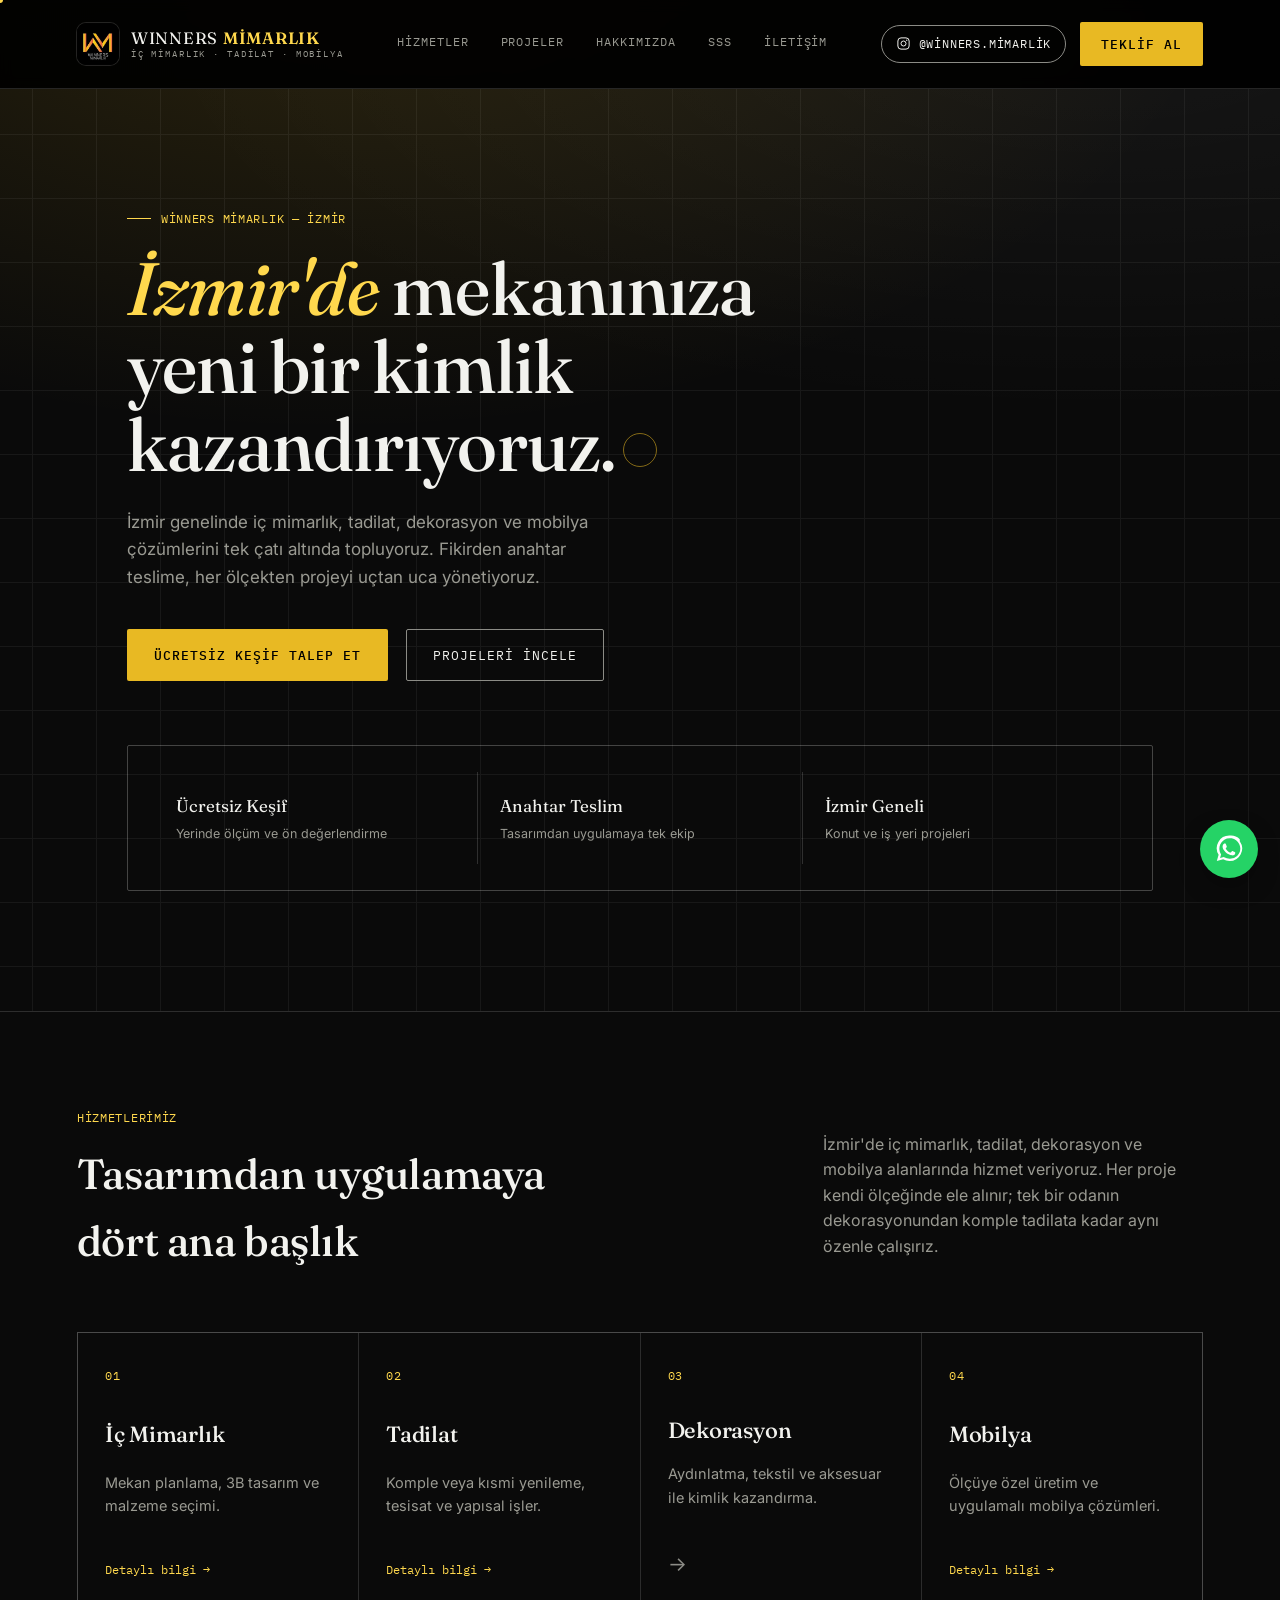
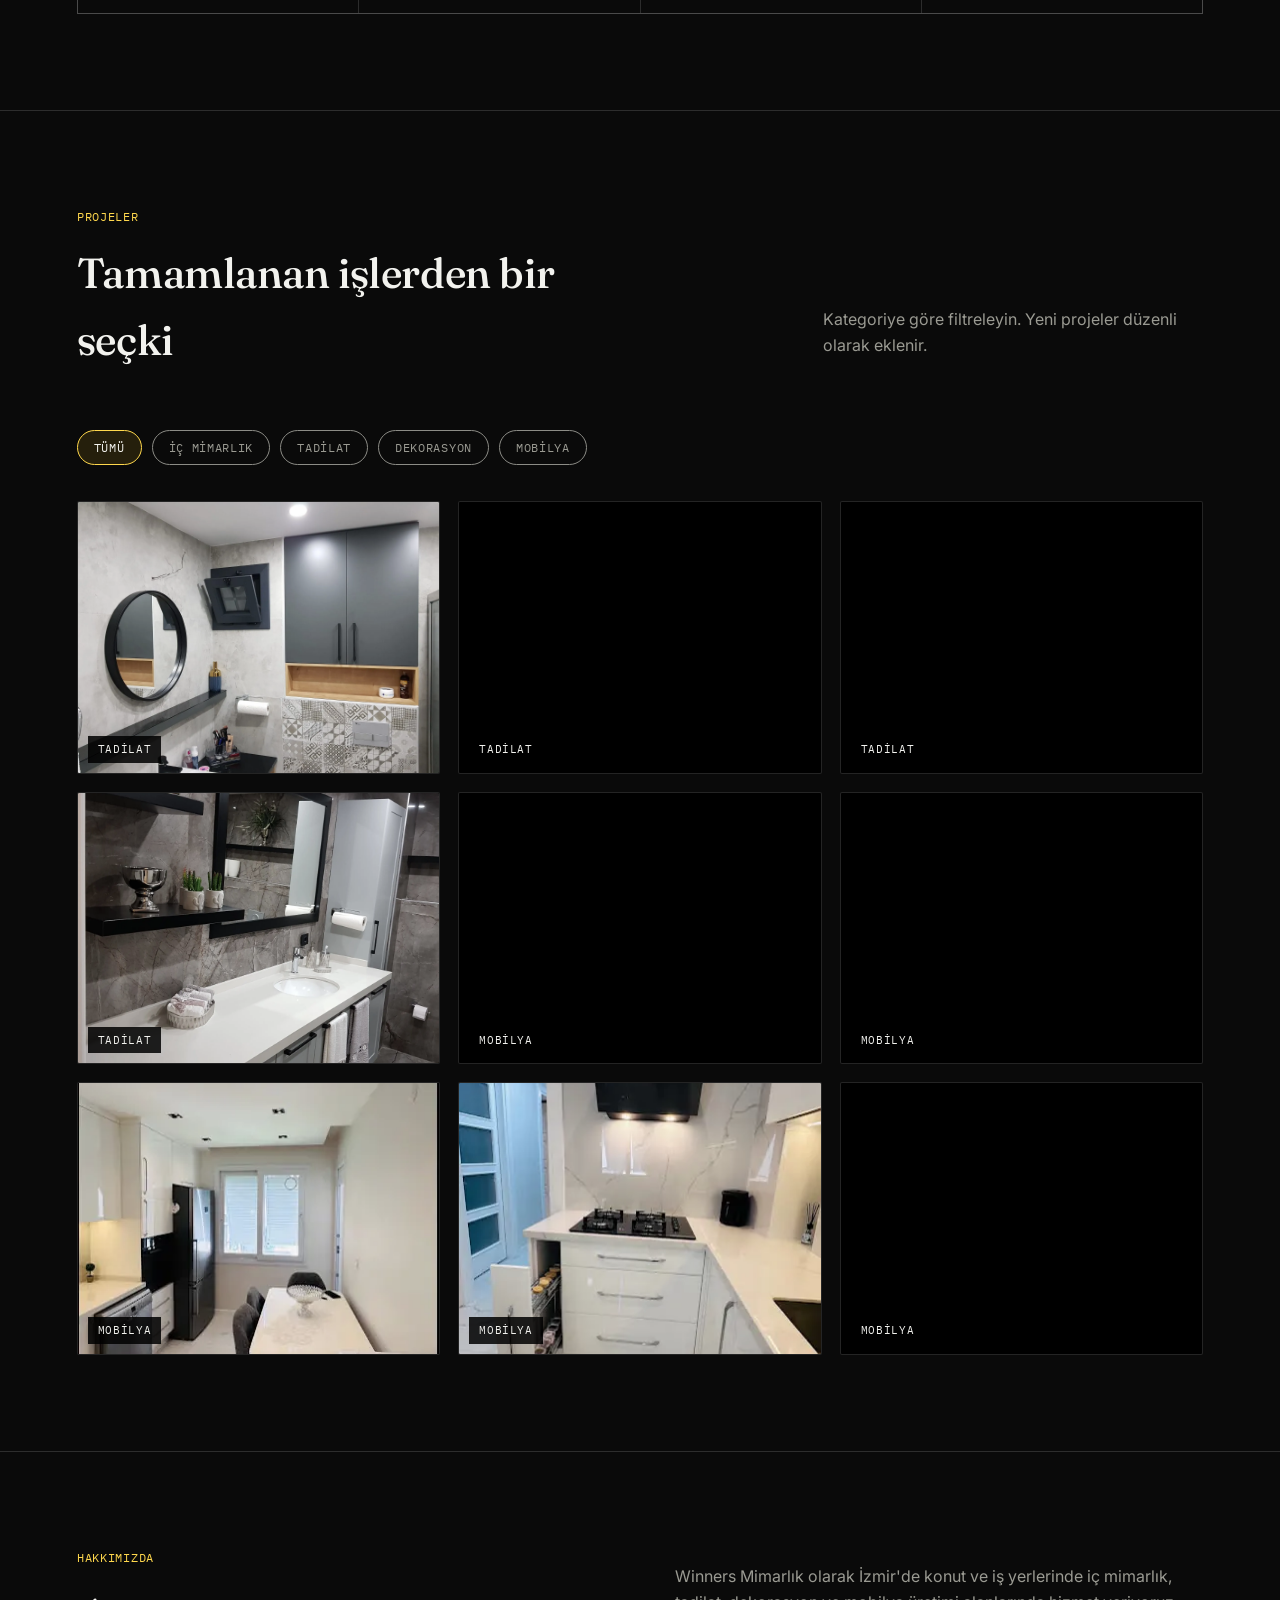
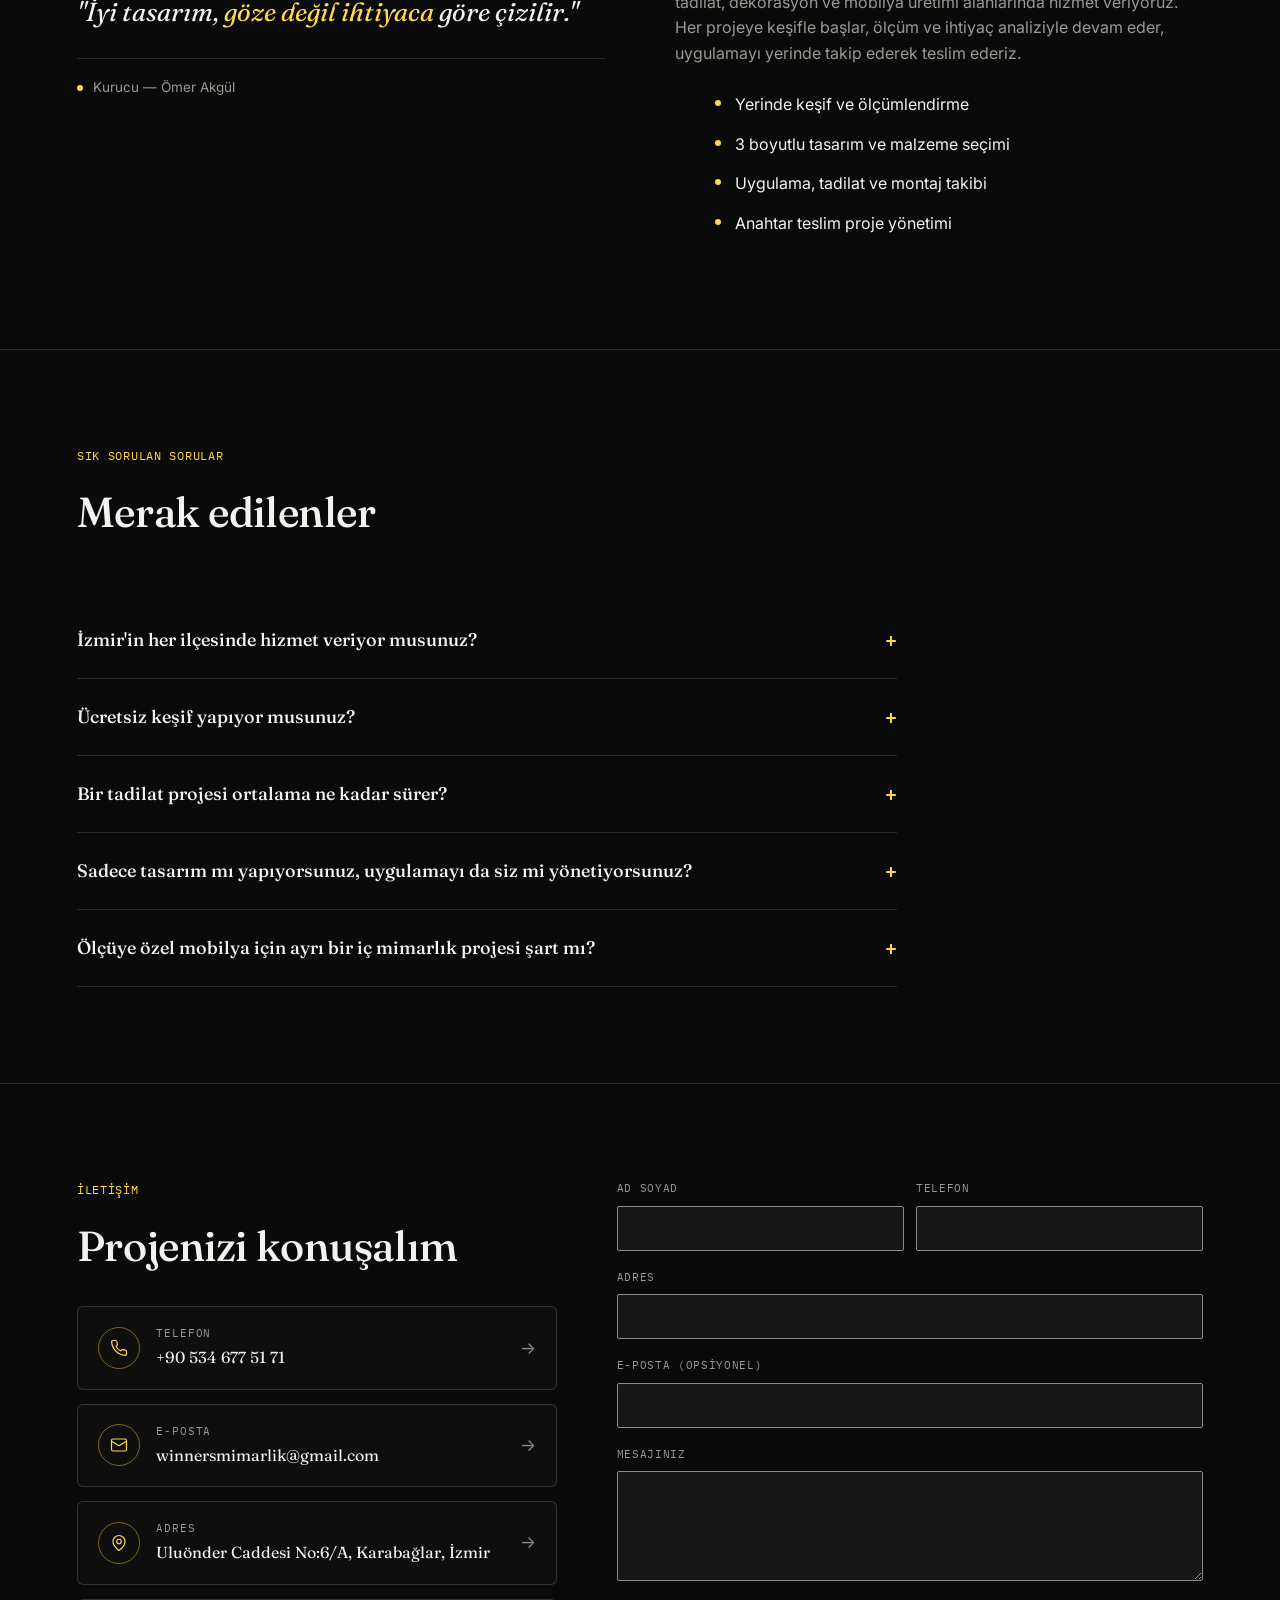
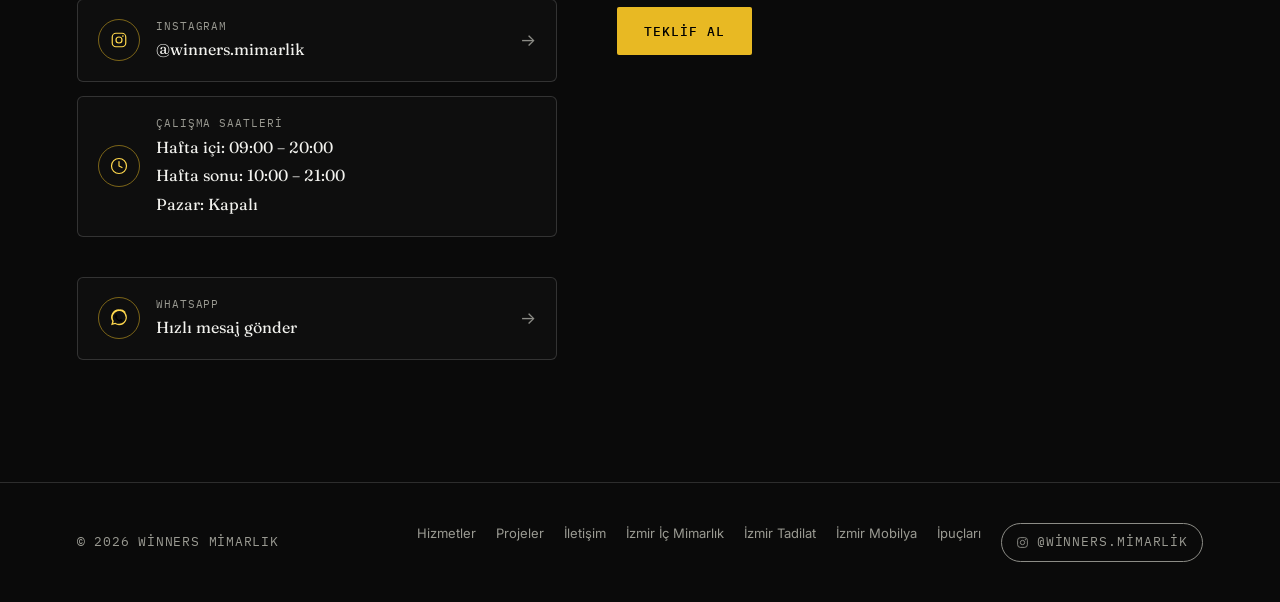
<file: index.html>
<!DOCTYPE html>
<html lang="tr">
<head>
<meta name="google-site-verification" content="Y9va7_nvwSiU7bQC2w9E4lHhQRTukFn6G0kxZxlLmjk">
<meta charset="UTF-8">
<meta name="viewport" content="width=device-width, initial-scale=1.0">
<title>Winners Mimarlık — İzmir İç Mimarlık, Tadilat, Mobilya</title>
<meta name="description" content="Winners Mimarlık, İzmir Karabağlar merkezli iç mimarlık, tadilat ve dekorasyon ofisi. İzmir genelinde ölçüye özel mobilya üretimi, komple tadilat ve iç mekan tasarımı hizmeti veriyoruz. Keşiften anahtar teslime kadar tüm süreci biz yönetiyoruz.">
<link rel="canonical" href="https://winnersmimarlik.vercel.app/">

<!-- Open Graph -->
<meta property="og:type" content="website">
<meta property="og:site_name" content="Winners Mimarlık">
<meta property="og:title" content="Winners Mimarlık — İzmir İç Mimarlık, Tadilat, Mobilya">
<meta property="og:description" content="İzmir Karabağlar'da iç mimarlık, tadilat, dekorasyon ve ölçüye özel mobilya üretimi. Keşiften teslime tüm süreç bizde.">
<meta property="og:image" content="https://winnersmimarlik.vercel.app/images/logo.png">
<meta property="og:url" content="https://winnersmimarlik.vercel.app/">
<meta property="og:locale" content="tr_TR">

<!-- Twitter Card -->
<meta name="twitter:card" content="summary_large_image">
<meta name="twitter:title" content="Winners Mimarlık — İzmir İç Mimarlık, Tadilat, Mobilya">
<meta name="twitter:description" content="İzmir Karabağlar'da iç mimarlık, tadilat, dekorasyon ve ölçüye özel mobilya üretimi.">
<meta name="twitter:image" content="https://winnersmimarlik.vercel.app/images/logo.png">

<meta name="theme-color" content="#0A0A0A">
<link rel="icon" type="image/png" href="images/favicon-64.png">
<link rel="icon" type="image/png" sizes="32x32" href="images/favicon-32.png">
<link rel="apple-touch-icon" href="images/apple-touch-icon.png">
<link rel="preconnect" href="https://fonts.googleapis.com">
<link href="https://fonts.googleapis.com/css2?family=Fraunces:ital,opsz,wght@0,9..144,300;0,9..144,500;0,9..144,600;1,9..144,500&family=Inter:wght@400;500;600&family=IBM+Plex+Mono:wght@400;500&display=swap" rel="stylesheet">
<link rel="stylesheet" href="styles.css">
</head>
<body>

<header>
  <a href="#" class="logo" aria-label="Winners Mimarlık — Ana sayfa">
    <img class="logo-mark" src="images/logo.png" alt="Winners Mimarlık logosu">
    <span class="logo-word">
      <span class="top">WINNERS <b>MİMARLIK</b></span>
      <span class="sub">İç Mimarlık · Tadilat · Mobilya</span>
    </span>
  </a>
  <nav>
    <a href="#hizmetler">Hizmetler</a>
    <a href="#projeler">Projeler</a>
    <a href="#hakkimizda">Hakkımızda</a>
    <a href="#sss">SSS</a>
    <a href="#iletisim">İletişim</a>
  </nav>
  <div style="display:flex; align-items:center; gap:14px;">
    <a href="https://instagram.com/winners.mimarlik" target="_blank" rel="noopener" class="ig-btn" aria-label="Instagram'da takip edin">
      <svg viewBox="0 0 24 24" fill="none" stroke="currentColor" stroke-width="1.6"><rect x="3" y="3" width="18" height="18" rx="5"/><circle cx="12" cy="12" r="4"/><circle cx="17.2" cy="6.8" r="1.1" fill="currentColor" stroke="none"/></svg>
      <span>@winners.mimarlik</span>
    </a>
    <a href="#iletisim" class="btn btn-primary" style="padding:11px 20px;">Teklif Al</a>
  </div>
</header>

<section class="hero grid-bg-wrap" style="position:relative;">
  <div class="grid-bg"></div>
  <div class="section-inner" style="padding:0 6vw;">
    <div class="hero-tag mono">Winners Mimarlık — İzmir</div>
    <h1><em>İzmir'de</em> mekanınıza yeni bir kimlik kazandırıyoruz.</h1>
    <p class="lead">İzmir genelinde iç mimarlık, tadilat, dekorasyon ve mobilya çözümlerini tek çatı altında topluyoruz. Fikirden anahtar teslime, her ölçekten projeyi uçtan uca yönetiyoruz.</p>
    <div class="hero-actions">
      <a href="#iletisim" class="btn btn-primary">Ücretsiz Keşif Talep Et</a>
      <a href="#projeler" class="btn btn-ghost">Projeleri İncele</a>
    </div>
    <div class="hero-frame">
      <span class="corner tl"></span><span class="corner tr"></span><span class="corner bl"></span><span class="corner br"></span>
      <div class="hero-highlights">
        <div class="hl"><div class="hl-title">Ücretsiz Keşif</div><div class="hl-sub">Yerinde ölçüm ve ön değerlendirme</div></div>
        <div class="hl"><div class="hl-title">Anahtar Teslim</div><div class="hl-sub">Tasarımdan uygulamaya tek ekip</div></div>
        <div class="hl"><div class="hl-title">İzmir Geneli</div><div class="hl-sub">Konut ve iş yeri projeleri</div></div>
      </div>
    </div>
  </div>
</section>

<section class="section" id="hizmetler">
  <div class="section-inner">
    <div class="section-head reveal">
      <div>
        <div class="eyebrow mono">Hizmetlerimiz</div>
        <h2>Tasarımdan uygulamaya dört ana başlık</h2>
      </div>
      <p>İzmir'de iç mimarlık, tadilat, dekorasyon ve mobilya alanlarında hizmet veriyoruz. Her proje kendi ölçeğinde ele alınır; tek bir odanın dekorasyonundan komple tadilata kadar aynı özenle çalışırız.</p>
    </div>
    <div class="services-grid reveal-stagger" id="servicesGrid"></div>
  </div>
</section>

<section class="section" id="projeler" style="border-top:1px solid rgba(242,242,238,0.15);">
  <div class="section-inner">
    <div class="section-head reveal">
      <div>
        <div class="eyebrow mono">Projeler</div>
        <h2>Tamamlanan işlerden bir seçki</h2>
      </div>
      <p>Kategoriye göre filtreleyin. Yeni projeler düzenli olarak eklenir.</p>
    </div>
    <div class="filters reveal" id="galleryFilters"></div>
    <div class="gallery-grid reveal-stagger" id="galleryGrid"></div>
  </div>
</section>

<section class="section" id="hakkimizda" style="border-top:1px solid rgba(242,242,238,0.15);">
  <div class="section-inner about-wrap">
    <div class="reveal">
      <div class="eyebrow mono">Hakkımızda</div>
      <p class="about-quote">"İyi tasarım, <span>göze değil ihtiyaca</span> göre çizilir."</p>
      <div class="founder-line"><span class="dot"></span>Kurucu — Ömer Akgül</div>
    </div>
    <div class="about-body reveal">
      <p>Winners Mimarlık olarak İzmir'de konut ve iş yerlerinde iç mimarlık, tadilat, dekorasyon ve mobilya üretimi alanlarında hizmet veriyoruz. Her projeye keşifle başlar, ölçüm ve ihtiyaç analiziyle devam eder, uygulamayı yerinde takip ederek teslim ederiz.</p>
      <ul class="about-list">
        <li><span class="dot"></span>Yerinde keşif ve ölçümlendirme</li>
        <li><span class="dot"></span>3 boyutlu tasarım ve malzeme seçimi</li>
        <li><span class="dot"></span>Uygulama, tadilat ve montaj takibi</li>
        <li><span class="dot"></span>Anahtar teslim proje yönetimi</li>
      </ul>
    </div>
  </div>
</section>

<section class="section" id="sss" style="border-top:1px solid rgba(242,242,238,0.15);">
  <div class="section-inner">
    <div class="section-head reveal">
      <div>
        <div class="eyebrow mono">Sık Sorulan Sorular</div>
        <h2>Merak edilenler</h2>
      </div>
    </div>
    <div class="faq-list reveal-stagger" id="faqList">
      <details class="faq-item">
        <summary>İzmir'in her ilçesinde hizmet veriyor musunuz?</summary>
        <p>Evet, Karabağlar'daki ofisimizden İzmir genelinde (Bornova, Konak, Buca, Balçova, Çiğli ve diğer ilçeler dahil) iç mimarlık, tadilat ve mobilya projeleri yürütüyoruz.</p>
      </details>
      <details class="faq-item">
        <summary>Ücretsiz keşif yapıyor musunuz?</summary>
        <p>Evet, her proje öncesinde yerinde ücretsiz keşif yapıyor, ölçüm ve ihtiyaç analizini bu ziyarette tamamlıyoruz.</p>
      </details>
      <details class="faq-item">
        <summary>Bir tadilat projesi ortalama ne kadar sürer?</summary>
        <p>Süre, projenin kapsamına göre değişir; tek bir banyo yenilemesi birkaç haftada tamamlanabilirken komple daire tadilatı birkaç ay sürebilir. Kesin süre, keşif sonrası netleşen kapsama göre size bildirilir.</p>
      </details>
      <details class="faq-item">
        <summary>Sadece tasarım mı yapıyorsunuz, uygulamayı da siz mi yönetiyorsunuz?</summary>
        <p>Tasarımdan uygulamaya kadar tüm süreci tek elden yönetiyoruz. Malzeme seçimi, tesisat, mobilya üretimi ve montaj dahil anahtar teslim hizmet veriyoruz.</p>
      </details>
      <details class="faq-item">
        <summary>Ölçüye özel mobilya için ayrı bir iç mimarlık projesi şart mı?</summary>
        <p>Hayır, sadece mobilya ihtiyacınız için de bizimle çalışabilirsiniz. Ancak mekanın genel tasarımıyla uyumlu olması için birlikte planlamayı öneririz.</p>
      </details>
    </div>
  </div>
</section>

<section class="section" id="iletisim" style="border-top:1px solid rgba(242,242,238,0.15);">
  <div class="section-inner contact-wrap">
    <div class="reveal">
      <div class="eyebrow mono">İletişim</div>
      <h2 style="margin-bottom:26px;">Projenizi konuşalım</h2>
      <div class="contact-info">
        <div class="contact-cards">
          <a id="infoPhone" class="contact-card" href="#">
            <span class="cc-icon"><svg viewBox="0 0 24 24" fill="none" stroke-width="1.6" stroke-linecap="round" stroke-linejoin="round"><path d="M22 16.92v3a2 2 0 0 1-2.18 2 19.79 19.79 0 0 1-8.63-3.07 19.5 19.5 0 0 1-6-6 19.79 19.79 0 0 1-3.07-8.67A2 2 0 0 1 4.11 2h3a2 2 0 0 1 2 1.72c.127.96.361 1.903.7 2.81a2 2 0 0 1-.45 2.11L8.09 9.91a16 16 0 0 0 6 6l1.27-1.27a2 2 0 0 1 2.11-.45c.907.339 1.85.573 2.81.7A2 2 0 0 1 22 16.92z"/></svg></span>
            <span class="cc-text"><span class="cc-label">Telefon</span><span class="cc-value" id="infoPhoneText"></span></span>
            <span class="cc-arrow">→</span>
          </a>
          <a id="infoEmail" class="contact-card" href="#">
            <span class="cc-icon"><svg viewBox="0 0 24 24" fill="none" stroke-width="1.6" stroke-linecap="round" stroke-linejoin="round"><rect x="2" y="4" width="20" height="16" rx="2"/><path d="m2 7 10 6 10-6"/></svg></span>
            <span class="cc-text"><span class="cc-label">E-posta</span><span class="cc-value" id="infoEmailText"></span></span>
            <span class="cc-arrow">→</span>
          </a>
          <a id="infoAddress" class="contact-card" href="#" target="_blank" rel="noopener">
            <span class="cc-icon"><svg viewBox="0 0 24 24" fill="none" stroke-width="1.6" stroke-linecap="round" stroke-linejoin="round"><path d="M20 10c0 6-8 12-8 12s-8-6-8-12a8 8 0 0 1 16 0z"/><circle cx="12" cy="10" r="3"/></svg></span>
            <span class="cc-text"><span class="cc-label">Adres</span><span class="cc-value" id="infoAddressText"></span></span>
            <span class="cc-arrow">→</span>
          </a>
          <a href="https://instagram.com/winners.mimarlik" target="_blank" rel="noopener" class="contact-card">
            <span class="cc-icon"><svg viewBox="0 0 24 24" fill="none" stroke-width="1.6" stroke-linecap="round" stroke-linejoin="round"><rect x="3" y="3" width="18" height="18" rx="5"/><circle cx="12" cy="12" r="4"/><circle cx="17.2" cy="6.8" r="1.1" fill="var(--brass-bright)" stroke="none"/></svg></span>
            <span class="cc-text"><span class="cc-label">Instagram</span><span class="cc-value">@winners.mimarlik</span></span>
            <span class="cc-arrow">→</span>
          </a>
          <div class="contact-card" style="cursor:default;">
            <span class="cc-icon"><svg viewBox="0 0 24 24" fill="none" stroke-width="1.6" stroke-linecap="round" stroke-linejoin="round"><circle cx="12" cy="12" r="10"/><path d="M12 6v6l4 2"/></svg></span>
            <span class="cc-text">
              <span class="cc-label">Çalışma Saatleri</span>
              <span class="cc-value" id="infoHoursWeekday"></span>
              <span class="cc-value" id="infoHoursWeekend"></span>
              <span class="cc-value" id="infoHoursSunday"></span>
            </span>
          </div>
          <a id="infoWhatsapp" class="contact-card" href="#" target="_blank" rel="noopener">
            <span class="cc-icon"><svg viewBox="0 0 24 24" fill="none" stroke="var(--brass-bright)" stroke-width="1.6"><path d="M20.5 3.5A10.4 10.4 0 0 0 12.02 0.5 10.44 10.44 0 0 0 3 16.4L1.5 21.5l5.24-1.37a10.4 10.4 0 0 0 5.28 1.44h.01a10.44 10.44 0 0 0 8.47-16.5zM12.03 19.7a8.65 8.65 0 0 1-4.4-1.2l-.32-.19-3.11.81.83-3.03-.2-.31a8.68 8.68 0 1 1 16.13-4.58 8.63 8.63 0 0 1-8.93 8.5z" fill="var(--brass-bright)" stroke="none"/><path d="M9 7.6c-.2-.45-.4-.46-.6-.47h-.5c-.18 0-.46.07-.7.34-.24.27-.92.9-.92 2.2s.94 2.55 1.07 2.73c.13.18 1.83 2.8 4.44 3.82 2.17.85 2.6.68 3.08.64.47-.04 1.5-.61 1.72-1.2.21-.6.21-1.1.15-1.21-.06-.11-.24-.18-.5-.31-.27-.13-1.5-.74-1.74-.82-.23-.09-.4-.13-.57.13-.17.27-.65.82-.8.98-.15.17-.29.19-.55.06-.27-.13-1.12-.41-2.13-1.31a7.97 7.97 0 0 1-1.48-1.83c-.15-.27-.02-.41.11-.54.12-.12.27-.31.4-.47.13-.16.17-.27.26-.45.09-.18.04-.34-.02-.47-.07-.13-.57-1.42-.8-1.94z" fill="var(--blueprint-deep)" stroke="none"/></svg></span>
            <span class="cc-text"><span class="cc-label">WhatsApp</span><span class="cc-value">Hızlı mesaj gönder</span></span>
            <span class="cc-arrow">→</span>
          </a>
        </div>
      </div>
    </div>
    <div class="reveal">
      <!--
        FORM E-POSTA AYARI (FormSubmit.co — ücretsiz, sunucu/backend gerekmez)
        1) Teklifler winnersmimarlik@gmail.com adresine gönderiliyor.
        2) Siteyi yayınladıktan sonra formu bir kez gönderin; FormSubmit o e-postaya bir
           onay maili atacak. Onaylayınca sonraki tüm teklifler otomatik o adrese düşer.
      -->
      <form id="contactForm" action="https://formsubmit.co/winnersmimarlik@gmail.com" method="POST">
        <input type="hidden" name="_subject" value="Winners Mimarlık — Yeni Teklif Talebi">
        <input type="hidden" name="_template" value="table">
        <input type="hidden" name="_captcha" value="false">
        <div class="field-row">
          <div class="field"><label for="cfName">Ad Soyad</label><input id="cfName" name="Ad Soyad" required maxlength="80" autocomplete="name"></div>
          <div class="field"><label for="cfPhone">Telefon</label><input id="cfPhone" name="Telefon" required maxlength="30" autocomplete="tel"></div>
        </div>
        <div class="field"><label for="cfAddress">Adres</label><input id="cfAddress" name="Adres" required maxlength="200" autocomplete="street-address"></div>
        <div class="field"><label for="cfEmail">E-posta (opsiyonel)</label><input id="cfEmail" name="E-posta" type="email" maxlength="120" autocomplete="email"></div>
        <div class="field"><label for="cfMsg">Mesajınız</label><textarea id="cfMsg" name="Mesaj" required maxlength="1000"></textarea></div>
        <button class="btn btn-primary" type="submit">Teklif Al</button>
        <div class="form-msg" id="cfMsgResult"></div>
      </form>
    </div>
  </div>
</section>

<footer>
  <div class="fmark mono" id="footerMark">© <span id="year"></span> Winners Mimarlık</div>
  <div class="flinks">
    <a href="#hizmetler">Hizmetler</a>
    <a href="#projeler">Projeler</a>
    <a href="#iletisim">İletişim</a>
    <a href="izmir-ic-mimarlik.html">İzmir İç Mimarlık</a>
    <a href="izmir-tadilat.html">İzmir Tadilat</a>
    <a href="izmir-mobilya.html">İzmir Mobilya</a>
    <a href="ipuclari.html">İpuçları</a>
    <a href="https://instagram.com/winners.mimarlik" target="_blank" rel="noopener" class="ig-btn">
      <svg viewBox="0 0 24 24" fill="none" stroke="currentColor" stroke-width="1.6" style="width:13px;height:13px;"><rect x="3" y="3" width="18" height="18" rx="5"/><circle cx="12" cy="12" r="4"/><circle cx="17.2" cy="6.8" r="1.1" fill="currentColor" stroke="none"/></svg>
      <span>@winners.mimarlik</span>
    </a>
  </div>
</footer>

<!-- floating whatsapp button -->
<a id="waFloat" href="#" target="_blank" rel="noopener" class="wa-float" aria-label="WhatsApp'tan mesaj gönder">
  <span class="wa-tooltip">WhatsApp'tan yazın</span>
  <svg viewBox="0 0 24 24"><path d="M20.5 3.5A10.4 10.4 0 0 0 12.02 0.5 10.44 10.44 0 0 0 3 16.4L1.5 21.5l5.24-1.37a10.4 10.4 0 0 0 5.28 1.44h.01a10.44 10.44 0 0 0 8.47-16.5zM12.03 19.7a8.65 8.65 0 0 1-4.4-1.2l-.32-.19-3.11.81.83-3.03-.2-.31a8.68 8.68 0 1 1 16.13-4.58 8.63 8.63 0 0 1-8.93 8.5z"/><path d="M9 7.6c-.2-.45-.4-.46-.6-.47h-.5c-.18 0-.46.07-.7.34-.24.27-.92.9-.92 2.2s.94 2.55 1.07 2.73c.13.18 1.83 2.8 4.44 3.82 2.17.85 2.6.68 3.08.64.47-.04 1.5-.61 1.72-1.2.21-.6.21-1.1.15-1.21-.06-.11-.24-.18-.5-.31-.27-.13-1.5-.74-1.74-.82-.23-.09-.4-.13-.57.13-.17.27-.65.82-.8.98-.15.17-.29.19-.55.06-.27-.13-1.12-.41-2.13-1.31a7.97 7.97 0 0 1-1.48-1.83c-.15-.27-.02-.41.11-.54.12-.12.27-.31.4-.47.13-.16.17-.27.26-.45.09-.18.04-.34-.02-.47-.07-.13-.57-1.42-.8-1.94z"/></svg>
</a>

<!-- custom cursor elements -->
<div class="cur-ring hidden" id="curRing"></div>
<div class="cur-dot hidden" id="curDot"></div>

<!-- ================= LIGHTBOX ================= -->
<div class="overlay" id="lightbox">
  <div style="max-width:90vw; max-height:86vh; position:relative;">
    <button class="modal-close" id="closeLightbox" style="position:fixed; top:24px; right:28px;">×</button>
    <img id="lightboxImg" style="max-width:90vw; max-height:86vh; border-radius:4px;">
    <video id="lightboxVideo" controls playsinline webkit-playsinline="true" preload="metadata" style="max-width:90vw; max-height:86vh; border-radius:4px; display:none;"></video>
  </div>
</div>

<script>
(function(){

// ---------- helpers ----------
function esc(s){ return String(s == null ? '' : s); } // used only with textContent, kept for clarity
function el(tag, cls, text){
  const e = document.createElement(tag);
  if(cls) e.className = cls;
  if(text != null) e.textContent = text;
  return e;
}

// ----------------------------------------------------------------
// SİTE İÇERİĞİ — artık panel yok, güncellemek için burayı elle düzenleyin
// ----------------------------------------------------------------

// Hizmet kategorileri (yeni kategori eklemek/silmek için bu diziyi düzenleyin)
const CATEGORIES = [
  {id:'ic-mimarlik', name:'İç Mimarlık', desc:'Mekan planlama, 3B tasarım ve malzeme seçimi.', page:'izmir-ic-mimarlik.html'},
  {id:'tadilat', name:'Tadilat', desc:'Komple veya kısmi yenileme, tesisat ve yapısal işler.', page:'izmir-tadilat.html'},
  {id:'dekorasyon', name:'Dekorasyon', desc:'Aydınlatma, tekstil ve aksesuar ile kimlik kazandırma.'},
  {id:'mobilya', name:'Mobilya', desc:'Ölçüye özel üretim ve uygulamalı mobilya çözümleri.', page:'izmir-mobilya.html'}
];

// İletişim bilgileri
const SITE_INFO = {
  phone:'+90 534 677 51 71',
  email:'winnersmimarlik@gmail.com',
  address:'Uluönder Caddesi No:6/A, Karabağlar, İzmir',
  mapUrl:'https://www.google.com/maps/place/W%C4%B0NNERS+M%C4%B0MARLIK/@38.398295,27.1125903,19z/data=!3m1!4b1!4m6!3m5!1s0x14bbd966c95e8f4b:0x3d3b89193bdf4194!8m2!3d38.398294!4d27.113234!16s%2Fg%2F11vbtfj6d0?entry=ttu&g_ep=EgoyMDI2MDgxMi4wIKXMDSoASAFQAw%3D%3D',
  hoursWeekday:'Hafta içi: 09:00 – 20:00',
  hoursWeekend:'Hafta sonu: 10:00 – 21:00',
  hoursSunday:'Pazar: Kapalı'
};

// Proje galerisi — her kategoriye görsel eklemek için buraya {src, caption} nesneleri ekleyin.
// src: sunucuya yüklediğiniz görselin yolu (ör. "images/tadilat-1.webp") veya tam bir URL olabilir.
const GALLERY = {
  'ic-mimarlik': [],
  'tadilat': [
    {src:'images/tadilat-1.webp', caption:'Banyo yenileme'},
    {src:'images/tadilat-2.webp', caption:'Banyo yenileme'},
    {src:'images/tadilat-3.webp', caption:'Banyo yenileme'},
    {src:'images/tadilat-4.webp', caption:'Banyo yenileme'}
  ],
  'dekorasyon': [],
  'mobilya': [
    {src:'images/mobilya-1.webp', caption:'Mutfak dolabı'},
    {src:'images/mobilya-2.webp', caption:'Mutfak dolabı'},
    {src:'images/mobilya-3.webp', caption:'Mutfak dolabı'},
    {src:'images/mobilya-4.webp', caption:'Mutfak dolabı'},
    {src:'images/mobilya-5.webp', caption:'Mutfak dolabı'}
  ]
};

let state = {
  categories: CATEGORIES,
  gallery: GALLERY,
  siteInfo: SITE_INFO
};

// ---------- load ----------
async function loadAll(){
  state.categories.forEach(c=>{ if(!state.gallery[c.id]) state.gallery[c.id] = []; });
  renderAll();
}

function renderAll(){
  renderServices();
  renderFilters();
  renderGallery('all');
  renderSiteInfo();
}

// ---------- public site rendering ----------
function renderServices(){
  const grid = document.getElementById('servicesGrid');
  grid.innerHTML = '';
  state.categories.forEach((c, i)=>{
    const card = el('div','service-card');
    const code = el('div','code mono', String(i+1).padStart(2,'0'));
    const h = el('h3', null, c.name);
    const p = el('p', null, c.desc || '');
    card.append(code,h,p);
    if(c.page){
      const link = el('a','service-detail-link', 'Detaylı bilgi →');
      link.href = c.page;
      link.addEventListener('click', (e)=> e.stopPropagation());
      card.appendChild(link);
    } else {
      const arrow = el('div','arrow','→');
      card.appendChild(arrow);
    }
    card.addEventListener('click', ()=>{
      document.getElementById('projeler').scrollIntoView({behavior:'smooth'});
      setTimeout(()=>renderGallery(c.id), 300);
    });
    grid.appendChild(card);
  });
}

let activeFilter = 'all';
function renderFilters(){
  const wrap = document.getElementById('galleryFilters');
  wrap.innerHTML = '';
  const allBtn = el('button','filter-btn active','Tümü');
  allBtn.dataset.id = 'all';
  wrap.appendChild(allBtn);
  state.categories.forEach(c=>{
    const b = el('button','filter-btn', c.name);
    b.dataset.id = c.id;
    wrap.appendChild(b);
  });
  wrap.querySelectorAll('.filter-btn').forEach(b=>{
    b.addEventListener('click', ()=>{
      wrap.querySelectorAll('.filter-btn').forEach(x=>x.classList.remove('active'));
      b.classList.add('active');
      renderGallery(b.dataset.id);
    });
  });
}

function renderGallery(filterId){
  activeFilter = filterId;
  const grid = document.getElementById('galleryGrid');
  grid.innerHTML = '';
  let items = [];
  state.categories.forEach(c=>{
    if(filterId !== 'all' && c.id !== filterId) return;
    (state.gallery[c.id] || []).forEach(img=>{
      items.push({...img, catName:c.name});
    });
  });
  if(items.length === 0){
    const empty = el('div','empty-state');
    empty.appendChild(el('b',null,'Henüz proje görseli eklenmedi'));
    empty.appendChild(el('span',null,'Bu kategoriye ait projeler yakında burada listelenecek.'));
    grid.appendChild(empty);
    return;
  }
  items.forEach(img=>{
    const item = el('div','gallery-item');
    if(img.type === 'video'){
      const im = document.createElement('img');
      im.src = img.poster || '';
      im.alt = img.caption || img.catName;
      const badge = el('div','play-badge');
      badge.innerHTML = '<svg viewBox="0 0 24 24"><path d="M8 5v14l11-7z"/></svg>';
      const tag = el('span','tag mono', img.catName);
      item.append(im, badge, tag);
      item.addEventListener('click', ()=>{
        const lbImg = document.getElementById('lightboxImg');
        const lbVid = document.getElementById('lightboxVideo');
        document.getElementById('lightbox').classList.add('open');
        lbImg.style.display = 'none';
        lbVid.style.display = 'block';
        if(img.poster) lbVid.setAttribute('poster', img.poster);
        lbVid.src = img.src;
        lbVid.load();
        const playPromise = lbVid.play();
        if(playPromise){ playPromise.catch(()=>{ /* user can hit the native play button */ }); }
      });
    } else {
      const im = document.createElement('img');
      im.src = img.src;
      im.loading = 'lazy';
      im.decoding = 'async';
      im.alt = img.caption || img.catName;
      const tag = el('span','tag mono', img.catName);
      item.append(im, tag);
      item.addEventListener('click', ()=>{
        const lbImg = document.getElementById('lightboxImg');
        const lbVid = document.getElementById('lightboxVideo');
        lbVid.pause(); lbVid.removeAttribute('src'); lbVid.load();
        lbVid.style.display = 'none';
        lbImg.style.display = 'block';
        lbImg.src = img.src;
        document.getElementById('lightbox').classList.add('open');
      });
    }
    grid.appendChild(item);
  });
}

function renderSiteInfo(){
  const p = document.getElementById('infoPhone');
  document.getElementById('infoPhoneText').textContent = state.siteInfo.phone;
  p.href = 'tel:' + state.siteInfo.phone.replace(/\s+/g,'');
  const e = document.getElementById('infoEmail');
  document.getElementById('infoEmailText').textContent = state.siteInfo.email;
  e.href = 'mailto:' + state.siteInfo.email;
  const a = document.getElementById('infoAddress');
  document.getElementById('infoAddressText').textContent = state.siteInfo.address;
  a.href = state.siteInfo.mapUrl || ('https://www.google.com/maps/search/?api=1&query=' + encodeURIComponent(state.siteInfo.address));

  document.getElementById('infoHoursWeekday').textContent = state.siteInfo.hoursWeekday;
  document.getElementById('infoHoursWeekend').textContent = state.siteInfo.hoursWeekend;
  document.getElementById('infoHoursSunday').textContent = state.siteInfo.hoursSunday;

  // WhatsApp link built from the same phone number
  const waDigits = state.siteInfo.phone.replace(/[^\d]/g,''); // keep digits only, e.g. 905346775171
  const waMsg = encodeURIComponent('Merhaba, Winners Mimarlık hakkında bilgi almak istiyorum.');
  const waUrl = 'https://wa.me/' + waDigits + '?text=' + waMsg;
  const waCard = document.getElementById('infoWhatsapp');
  if(waCard) waCard.href = waUrl;
  const waFloat = document.getElementById('waFloat');
  if(waFloat) waFloat.href = waUrl;
}

document.getElementById('year').textContent = new Date().getFullYear();

// ---------- lightbox ----------
function closeLightbox(){
  document.getElementById('lightbox').classList.remove('open');
  const lbVid = document.getElementById('lightboxVideo');
  lbVid.pause();
}
document.getElementById('closeLightbox').addEventListener('click', closeLightbox);
document.getElementById('lightbox').addEventListener('click', (e)=>{
  if(e.target.id === 'lightbox') closeLightbox();
});

// ---------- contact form (sends straight to email via FormSubmit, no backend) ----------
document.getElementById('contactForm').addEventListener('submit', async (e)=>{
  e.preventDefault();
  const form = e.target;
  const name = document.getElementById('cfName').value.trim();
  const phone = document.getElementById('cfPhone').value.trim();
  const address = document.getElementById('cfAddress').value.trim();
  const msg = document.getElementById('cfMsg').value.trim();
  const resultBox = document.getElementById('cfMsgResult');
  if(!name || !phone || !address || !msg){
    resultBox.className = 'form-msg err';
    resultBox.textContent = 'Lütfen ad soyad, adres, telefon ve mesaj alanlarını doldurun.';
    return;
  }
  const submitBtn = form.querySelector('button[type="submit"]');
  submitBtn.disabled = true;
  let ok = false;
  try{
    const res = await fetch(form.action.replace('formsubmit.co/', 'formsubmit.co/ajax/'), {
      method:'POST',
      headers:{'Accept':'application/json'},
      body: new FormData(form)
    });
    ok = res.ok;
  }catch(err){ ok = false; }
  submitBtn.disabled = false;
  resultBox.className = ok ? 'form-msg ok' : 'form-msg err';
  resultBox.textContent = ok
    ? 'Mesajınız alındı, en kısa sürede sizinle iletişime geçeceğiz.'
    : 'Bir sorun oluştu, lütfen tekrar deneyin ya da bizi doğrudan arayın.';
  if(ok) form.reset();
});

// ---------- header scroll shadow ----------
const headerEl = document.querySelector('header');
window.addEventListener('scroll', ()=>{
  headerEl.classList.toggle('scrolled', window.scrollY > 12);
}, {passive:true});

// ---------- scroll reveal ----------
function initReveal(){
  const targets = document.querySelectorAll('.reveal, .reveal-stagger');
  if(!('IntersectionObserver' in window)){
    targets.forEach(t=>t.classList.add('in-view'));
    return;
  }
  const io = new IntersectionObserver((entries)=>{
    entries.forEach(entry=>{
      if(entry.isIntersecting){
        entry.target.classList.add('in-view');
        io.unobserve(entry.target);
      }
    });
  }, {threshold:0.12, rootMargin:'0px 0px -8% 0px'});
  targets.forEach(t=>io.observe(t));
}

loadAll().then(initReveal);

// ---------- custom cursor (desktop only) ----------
(function initCursor(){
  const isFinePointer = window.matchMedia('(pointer:fine)').matches;
  const reduceMotion = window.matchMedia('(prefers-reduced-motion: reduce)').matches;
  if(!isFinePointer || reduceMotion) return;

  const dot = document.getElementById('curDot');
  const ring = document.getElementById('curRing');
  if(!dot || !ring) return;

  document.body.classList.add('cursor-ready');
  dot.classList.remove('hidden');
  ring.classList.remove('hidden');

  let mouseX = window.innerWidth/2, mouseY = window.innerHeight/2;
  let ringX = mouseX, ringY = mouseY;

  window.addEventListener('mousemove', (e)=>{
    mouseX = e.clientX; mouseY = e.clientY;
    dot.style.transform = `translate(${mouseX}px, ${mouseY}px) translate(-50%,-50%)`;
  });

  function raf(){
    ringX += (mouseX - ringX) * 0.16;
    ringY += (mouseY - ringY) * 0.16;
    ring.style.transform = `translate(${ringX}px, ${ringY}px) translate(-50%,-50%)`;
    requestAnimationFrame(raf);
  }
  requestAnimationFrame(raf);

  const hoverTargets = 'a, button, .service-card, .gallery-item, .filter-btn, input, textarea';
  document.addEventListener('mouseover', (e)=>{
    if(e.target.closest(hoverTargets)) ring.classList.add('hovering');
  });
  document.addEventListener('mouseout', (e)=>{
    if(e.target.closest(hoverTargets)) ring.classList.remove('hovering');
  });
  document.addEventListener('mouseleave', ()=>{
    dot.classList.add('hidden'); ring.classList.add('hidden');
  });
  document.addEventListener('mouseenter', ()=>{
    dot.classList.remove('hidden'); ring.classList.remove('hidden');
  });
})();

// ---------- magnetic buttons (subtle pull toward cursor, desktop only) ----------
(function initMagnetic(){
  const isFinePointer = window.matchMedia('(pointer:fine)').matches;
  const reduceMotion = window.matchMedia('(prefers-reduced-motion: reduce)').matches;
  if(!isFinePointer || reduceMotion) return;

  document.querySelectorAll('.btn, .ig-btn').forEach(btn=>{
    btn.style.transition = btn.style.transition ? btn.style.transition : 'transform .2s cubic-bezier(.16,.8,.3,1)';
    btn.addEventListener('mousemove', (e)=>{
      const r = btn.getBoundingClientRect();
      const x = e.clientX - r.left - r.width/2;
      const y = e.clientY - r.top - r.height/2;
      btn.style.transform = `translate(${x*0.18}px, ${y*0.28}px)`;
    });
    btn.addEventListener('mouseleave', ()=>{
      btn.style.transform = 'translate(0,0)';
    });
  });
})();
})();
</script>
<script type="application/ld+json">
{
  "@context": "https://schema.org",
  "@type": "HomeAndConstructionBusiness",
  "name": "Winners Mimarlık",
  "image": "https://winnersmimarlik.vercel.app/images/logo.png",
  "url": "https://winnersmimarlik.vercel.app/",
  "description": "İzmir'de iç mimarlık, tadilat, dekorasyon ve ölçüye özel mobilya üretimi hizmeti veren mimarlık ofisi.",
  "telephone": "+905346775171",
  "email": "winnersmimarlik@gmail.com",
  "areaServed": [
    {"@type": "City", "name": "İzmir"},
    {"@type": "AdministrativeArea", "name": "Karabağlar"},
    {"@type": "AdministrativeArea", "name": "Bornova"},
    {"@type": "AdministrativeArea", "name": "Konak"},
    {"@type": "AdministrativeArea", "name": "Buca"},
    {"@type": "AdministrativeArea", "name": "Balçova"},
    {"@type": "AdministrativeArea", "name": "Çiğli"}
  ],
  "address": {
    "@type": "PostalAddress",
    "streetAddress": "Uluönder Caddesi No:6/A, Karabağlar",
    "addressLocality": "İzmir",
    "addressCountry": "TR"
  },
  "geo": {
    "@type": "GeoCoordinates",
    "latitude": 38.398294,
    "longitude": 27.113234
  },
  "openingHoursSpecification": [
    {
      "@type": "OpeningHoursSpecification",
      "dayOfWeek": ["Monday", "Tuesday", "Wednesday", "Thursday", "Friday"],
      "opens": "09:00",
      "closes": "20:00"
    },
    {
      "@type": "OpeningHoursSpecification",
      "dayOfWeek": "Saturday",
      "opens": "10:00",
      "closes": "21:00"
    }
  ],
  "sameAs": [
    "https://instagram.com/winners.mimarlik"
  ]
}
</script>

<script type="application/ld+json">
{
  "@context": "https://schema.org",
  "@type": "FAQPage",
  "mainEntity": [
    {
      "@type": "Question",
      "name": "İzmir'in her ilçesinde hizmet veriyor musunuz?",
      "acceptedAnswer": {
        "@type": "Answer",
        "text": "Evet, Karabağlar'daki ofisimizden İzmir genelinde (Bornova, Konak, Buca, Balçova, Çiğli ve diğer ilçeler dahil) iç mimarlık, tadilat ve mobilya projeleri yürütüyoruz."
      }
    },
    {
      "@type": "Question",
      "name": "Ücretsiz keşif yapıyor musunuz?",
      "acceptedAnswer": {
        "@type": "Answer",
        "text": "Evet, her proje öncesinde yerinde ücretsiz keşif yapıyor, ölçüm ve ihtiyaç analizini bu ziyarette tamamlıyoruz."
      }
    },
    {
      "@type": "Question",
      "name": "Bir tadilat projesi ortalama ne kadar sürer?",
      "acceptedAnswer": {
        "@type": "Answer",
        "text": "Süre, projenin kapsamına göre değişir; tek bir banyo yenilemesi birkaç haftada tamamlanabilirken komple daire tadilatı birkaç ay sürebilir. Kesin süre, keşif sonrası netleşen kapsama göre bildirilir."
      }
    },
    {
      "@type": "Question",
      "name": "Sadece tasarım mı yapıyorsunuz, uygulamayı da siz mi yönetiyorsunuz?",
      "acceptedAnswer": {
        "@type": "Answer",
        "text": "Tasarımdan uygulamaya kadar tüm süreci tek elden yönetiyoruz. Malzeme seçimi, tesisat, mobilya üretimi ve montaj dahil anahtar teslim hizmet veriyoruz."
      }
    },
    {
      "@type": "Question",
      "name": "Ölçüye özel mobilya için ayrı bir iç mimarlık projesi şart mı?",
      "acceptedAnswer": {
        "@type": "Answer",
        "text": "Hayır, sadece mobilya ihtiyacınız için de çalışabilirsiniz. Ancak mekanın genel tasarımıyla uyumlu olması için birlikte planlamayı öneririz."
      }
    }
  ]
}
</script>

</body>
</html>
</file>
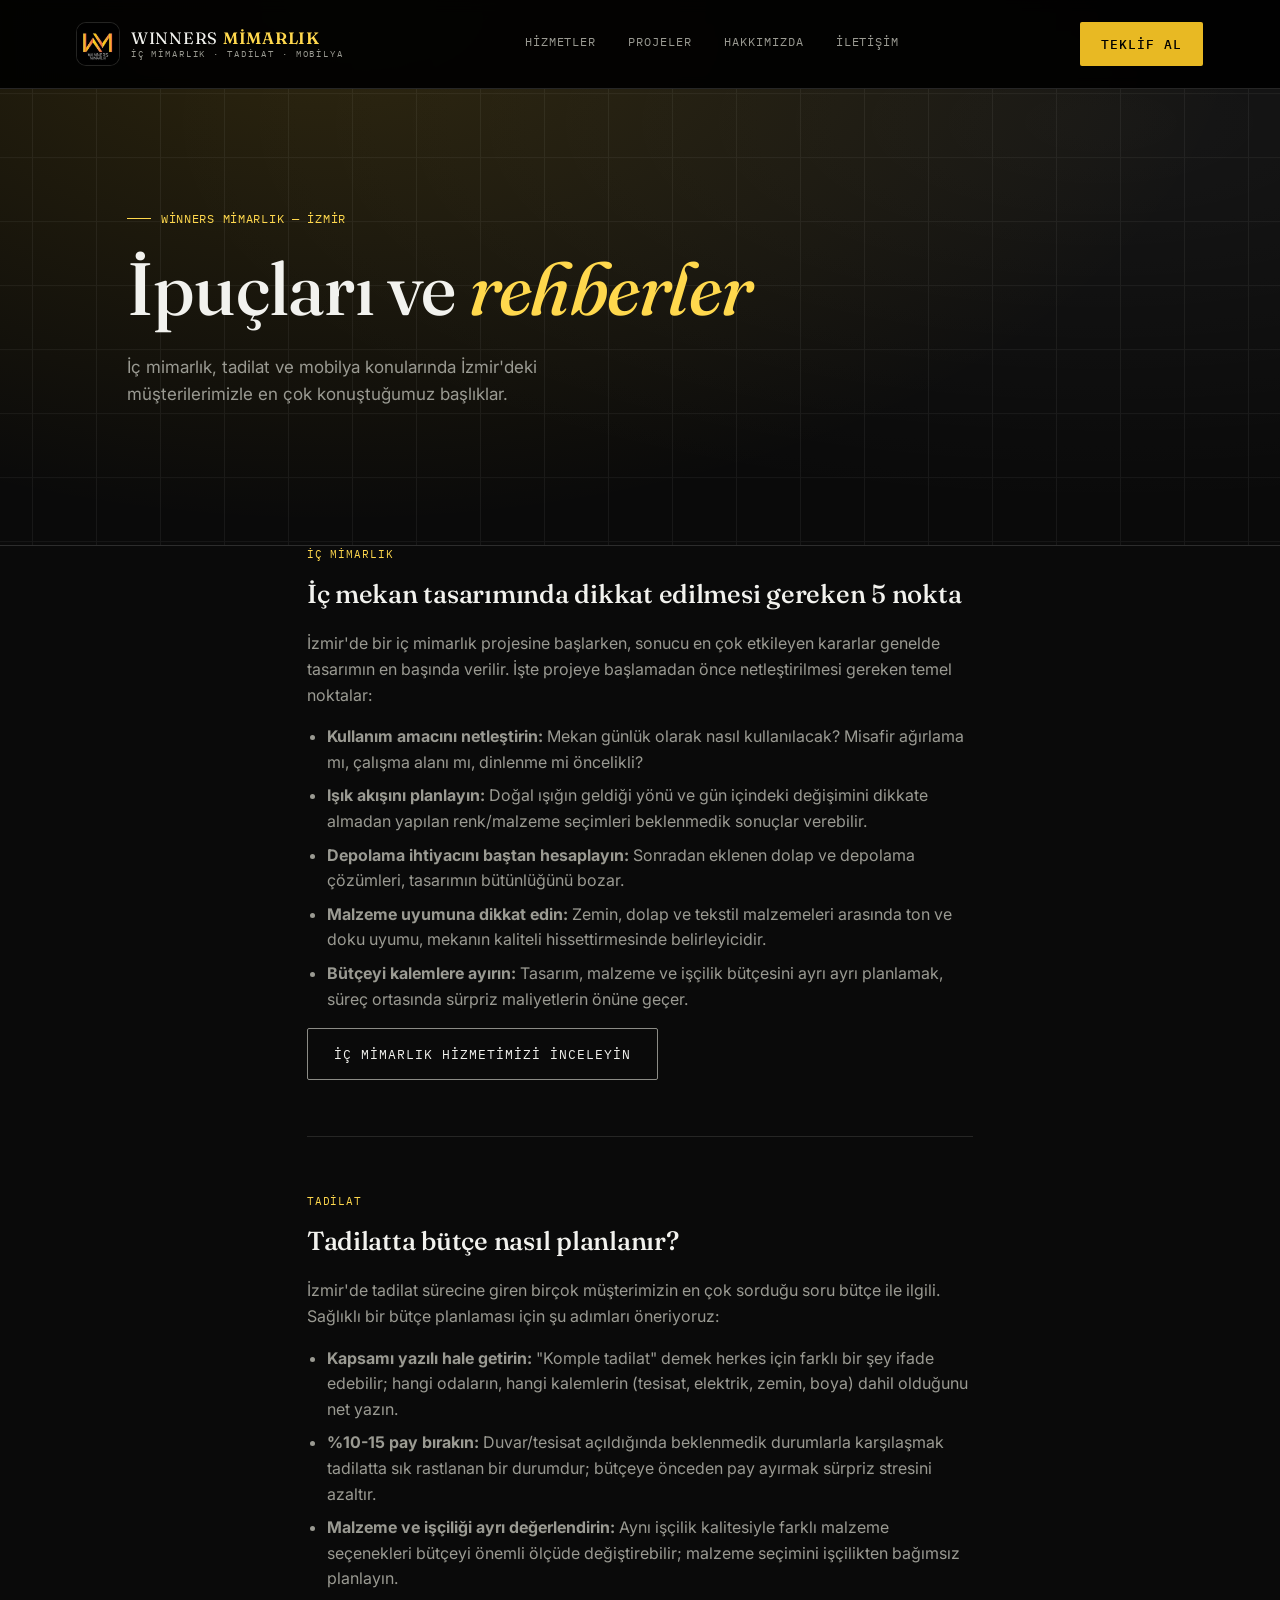
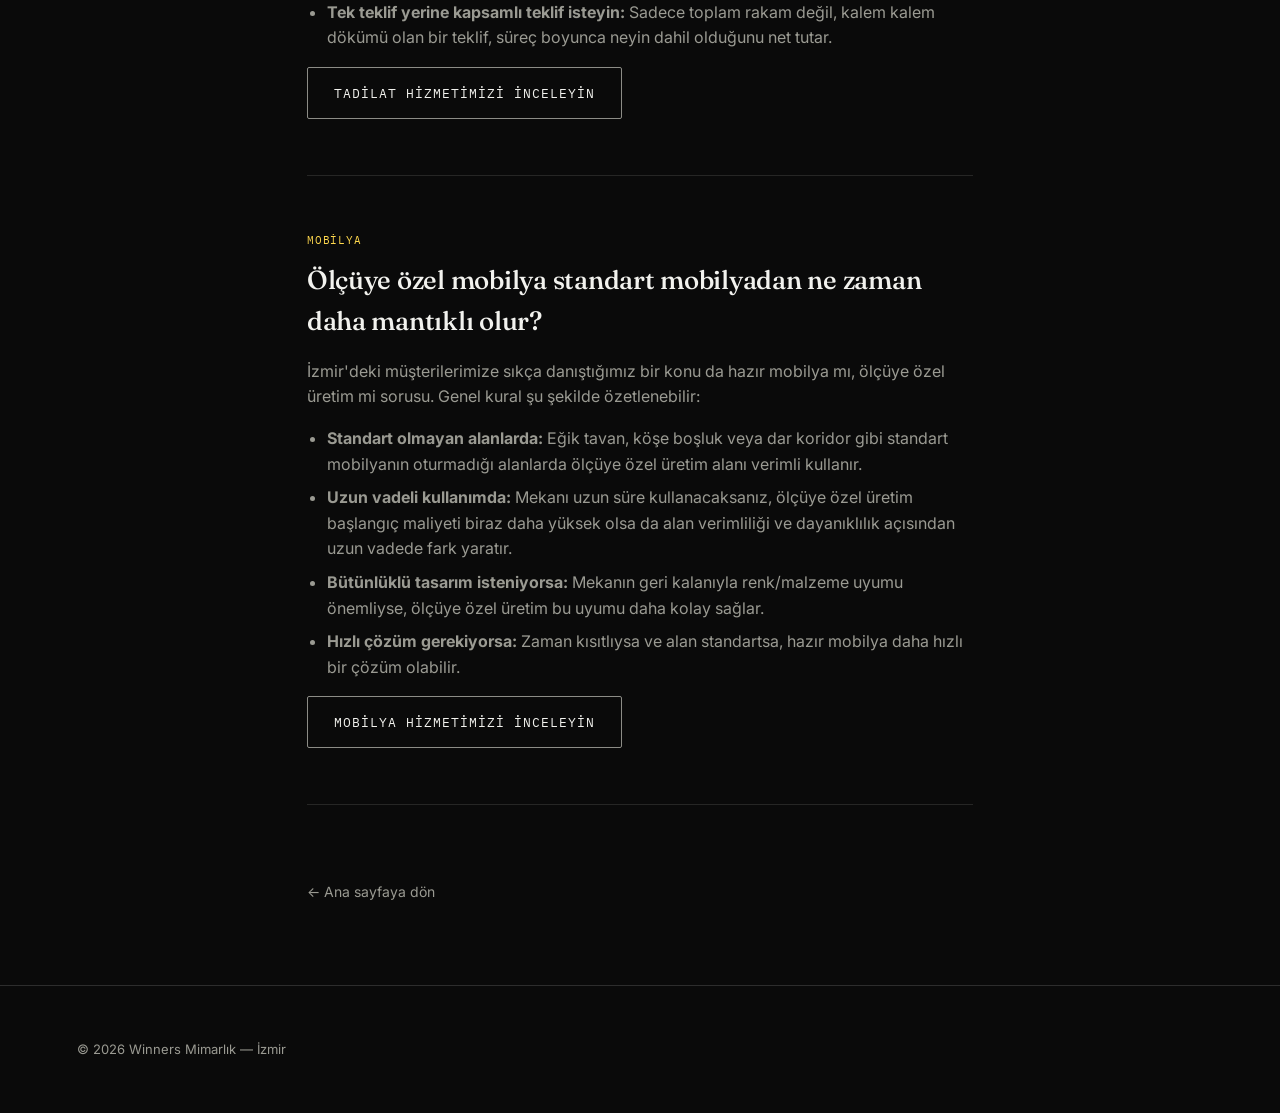
<file: ipuclari.html>
<!DOCTYPE html>
<html lang="tr">
<head>
<meta charset="UTF-8">
<meta name="viewport" content="width=device-width, initial-scale=1.0">
<title>İç Mimarlık ve Tadilat İpuçları | Winners Mimarlık</title>
<meta name="description" content="İzmir'de iç mimarlık, tadilat ve mobilya konularında pratik ipuçları. Winners Mimarlık'tan mekan planlama, bütçe ve malzeme seçimi rehberleri.">
<link rel="canonical" href="https://winnersmimarlik.vercel.app/ipuclari.html">

<meta property="og:type" content="website">
<meta property="og:site_name" content="Winners Mimarlık">
<meta property="og:title" content="İç Mimarlık ve Tadilat İpuçları | Winners Mimarlık">
<meta property="og:description" content="İzmir'de iç mimarlık, tadilat ve mobilya konularında pratik ipuçları.">
<meta property="og:image" content="https://winnersmimarlik.vercel.app/images/logo.png">
<meta property="og:url" content="https://winnersmimarlik.vercel.app/ipuclari.html">
<meta property="og:locale" content="tr_TR">

<meta name="theme-color" content="#0A0A0A">
<link rel="icon" type="image/png" href="images/favicon-64.png">
<link rel="icon" type="image/png" sizes="32x32" href="images/favicon-32.png">
<link rel="apple-touch-icon" href="images/apple-touch-icon.png">
<link rel="preconnect" href="https://fonts.googleapis.com">
<link href="https://fonts.googleapis.com/css2?family=Fraunces:ital,opsz,wght@0,9..144,300;0,9..144,500;0,9..144,600;1,9..144,500&family=Inter:wght@400;500;600&family=IBM+Plex+Mono:wght@400;500&display=swap" rel="stylesheet">
<link rel="stylesheet" href="styles.css">
<style>
  .svc-hero{padding:120px 6vw 60px;}
  .svc-body{padding:0 6vw 80px; max-width:820px;}
  .article{margin-bottom:56px; padding-bottom:56px; border-bottom:1px solid rgba(242,242,238,0.12);}
  .article:last-child{border-bottom:none;}
  .article h2{font-size:26px; margin-bottom:14px;}
  .article .article-eyebrow{color:var(--brass-bright); font-family:'IBM Plex Mono',monospace; font-size:11px; text-transform:uppercase; letter-spacing:0.08em; margin-bottom:10px;}
  .article p{color:var(--stone); margin-bottom:14px;}
  .article ul{color:var(--stone); padding-left:20px; margin-bottom:14px;}
  .article li{margin-bottom:8px;}
  .back-link{display:inline-block; margin-top:20px; color:var(--stone); font-size:14px; text-decoration:none;}
  .back-link:hover{color:var(--brass-bright);}
  .svc-cta{margin-top:16px; display:flex; gap:14px; flex-wrap:wrap;}
</style>
</head>
<body>

<header>
  <a href="index.html" class="logo" aria-label="Winners Mimarlık — Ana sayfa">
    <img class="logo-mark" src="images/logo.png" alt="Winners Mimarlık logosu">
    <span class="logo-word">
      <span class="top">WINNERS <b>MİMARLIK</b></span>
      <span class="sub">İç Mimarlık · Tadilat · Mobilya</span>
    </span>
  </a>
  <nav>
    <a href="index.html#hizmetler">Hizmetler</a>
    <a href="index.html#projeler">Projeler</a>
    <a href="index.html#hakkimizda">Hakkımızda</a>
    <a href="index.html#iletisim">İletişim</a>
  </nav>
  <div style="display:flex; align-items:center; gap:14px;">
    <a href="index.html#iletisim" class="btn btn-primary" style="padding:11px 20px;">Teklif Al</a>
  </div>
</header>

<section class="hero grid-bg-wrap" style="position:relative;">
  <div class="grid-bg"></div>
  <div class="section-inner" style="padding:0 6vw;">
    <div class="hero-tag mono">Winners Mimarlık — İzmir</div>
    <h1>İpuçları ve <em>rehberler</em></h1>
    <p class="lead">İç mimarlık, tadilat ve mobilya konularında İzmir'deki müşterilerimizle en çok konuştuğumuz başlıklar.</p>
  </div>
</section>

<div class="svc-body section-inner">

  <div class="article">
    <div class="article-eyebrow">İç Mimarlık</div>
    <h2>İç mekan tasarımında dikkat edilmesi gereken 5 nokta</h2>
    <p>İzmir'de bir iç mimarlık projesine başlarken, sonucu en çok etkileyen kararlar genelde tasarımın en başında verilir. İşte projeye başlamadan önce netleştirilmesi gereken temel noktalar:</p>
    <ul>
      <li><b>Kullanım amacını netleştirin:</b> Mekan günlük olarak nasıl kullanılacak? Misafir ağırlama mı, çalışma alanı mı, dinlenme mi öncelikli?</li>
      <li><b>Işık akışını planlayın:</b> Doğal ışığın geldiği yönü ve gün içindeki değişimini dikkate almadan yapılan renk/malzeme seçimleri beklenmedik sonuçlar verebilir.</li>
      <li><b>Depolama ihtiyacını baştan hesaplayın:</b> Sonradan eklenen dolap ve depolama çözümleri, tasarımın bütünlüğünü bozar.</li>
      <li><b>Malzeme uyumuna dikkat edin:</b> Zemin, dolap ve tekstil malzemeleri arasında ton ve doku uyumu, mekanın kaliteli hissettirmesinde belirleyicidir.</li>
      <li><b>Bütçeyi kalemlere ayırın:</b> Tasarım, malzeme ve işçilik bütçesini ayrı ayrı planlamak, süreç ortasında sürpriz maliyetlerin önüne geçer.</li>
    </ul>
    <div class="svc-cta">
      <a href="izmir-ic-mimarlik.html" class="btn btn-ghost">İç Mimarlık Hizmetimizi İnceleyin</a>
    </div>
  </div>

  <div class="article">
    <div class="article-eyebrow">Tadilat</div>
    <h2>Tadilatta bütçe nasıl planlanır?</h2>
    <p>İzmir'de tadilat sürecine giren birçok müşterimizin en çok sorduğu soru bütçe ile ilgili. Sağlıklı bir bütçe planlaması için şu adımları öneriyoruz:</p>
    <ul>
      <li><b>Kapsamı yazılı hale getirin:</b> "Komple tadilat" demek herkes için farklı bir şey ifade edebilir; hangi odaların, hangi kalemlerin (tesisat, elektrik, zemin, boya) dahil olduğunu net yazın.</li>
      <li><b>%10-15 pay bırakın:</b> Duvar/tesisat açıldığında beklenmedik durumlarla karşılaşmak tadilatta sık rastlanan bir durumdur; bütçeye önceden pay ayırmak sürpriz stresini azaltır.</li>
      <li><b>Malzeme ve işçiliği ayrı değerlendirin:</b> Aynı işçilik kalitesiyle farklı malzeme seçenekleri bütçeyi önemli ölçüde değiştirebilir; malzeme seçimini işçilikten bağımsız planlayın.</li>
      <li><b>Tek teklif yerine kapsamlı teklif isteyin:</b> Sadece toplam rakam değil, kalem kalem dökümü olan bir teklif, süreç boyunca neyin dahil olduğunu net tutar.</li>
    </ul>
    <div class="svc-cta">
      <a href="izmir-tadilat.html" class="btn btn-ghost">Tadilat Hizmetimizi İnceleyin</a>
    </div>
  </div>

  <div class="article">
    <div class="article-eyebrow">Mobilya</div>
    <h2>Ölçüye özel mobilya standart mobilyadan ne zaman daha mantıklı olur?</h2>
    <p>İzmir'deki müşterilerimize sıkça danıştığımız bir konu da hazır mobilya mı, ölçüye özel üretim mi sorusu. Genel kural şu şekilde özetlenebilir:</p>
    <ul>
      <li><b>Standart olmayan alanlarda:</b> Eğik tavan, köşe boşluk veya dar koridor gibi standart mobilyanın oturmadığı alanlarda ölçüye özel üretim alanı verimli kullanır.</li>
      <li><b>Uzun vadeli kullanımda:</b> Mekanı uzun süre kullanacaksanız, ölçüye özel üretim başlangıç maliyeti biraz daha yüksek olsa da alan verimliliği ve dayanıklılık açısından uzun vadede fark yaratır.</li>
      <li><b>Bütünlüklü tasarım isteniyorsa:</b> Mekanın geri kalanıyla renk/malzeme uyumu önemliyse, ölçüye özel üretim bu uyumu daha kolay sağlar.</li>
      <li><b>Hızlı çözüm gerekiyorsa:</b> Zaman kısıtlıysa ve alan standartsa, hazır mobilya daha hızlı bir çözüm olabilir.</li>
    </ul>
    <div class="svc-cta">
      <a href="izmir-mobilya.html" class="btn btn-ghost">Mobilya Hizmetimizi İnceleyin</a>
    </div>
  </div>

  <a href="index.html" class="back-link">← Ana sayfaya dön</a>
</div>

<footer style="padding:40px 6vw; border-top:1px solid rgba(242,242,238,0.15); text-align:center; color:var(--stone); font-size:13px;">
  <p>&copy; <span id="year"></span> Winners Mimarlık — İzmir</p>
</footer>

<script>document.getElementById('year').textContent = new Date().getFullYear();</script>

</body>
</html>
</file>
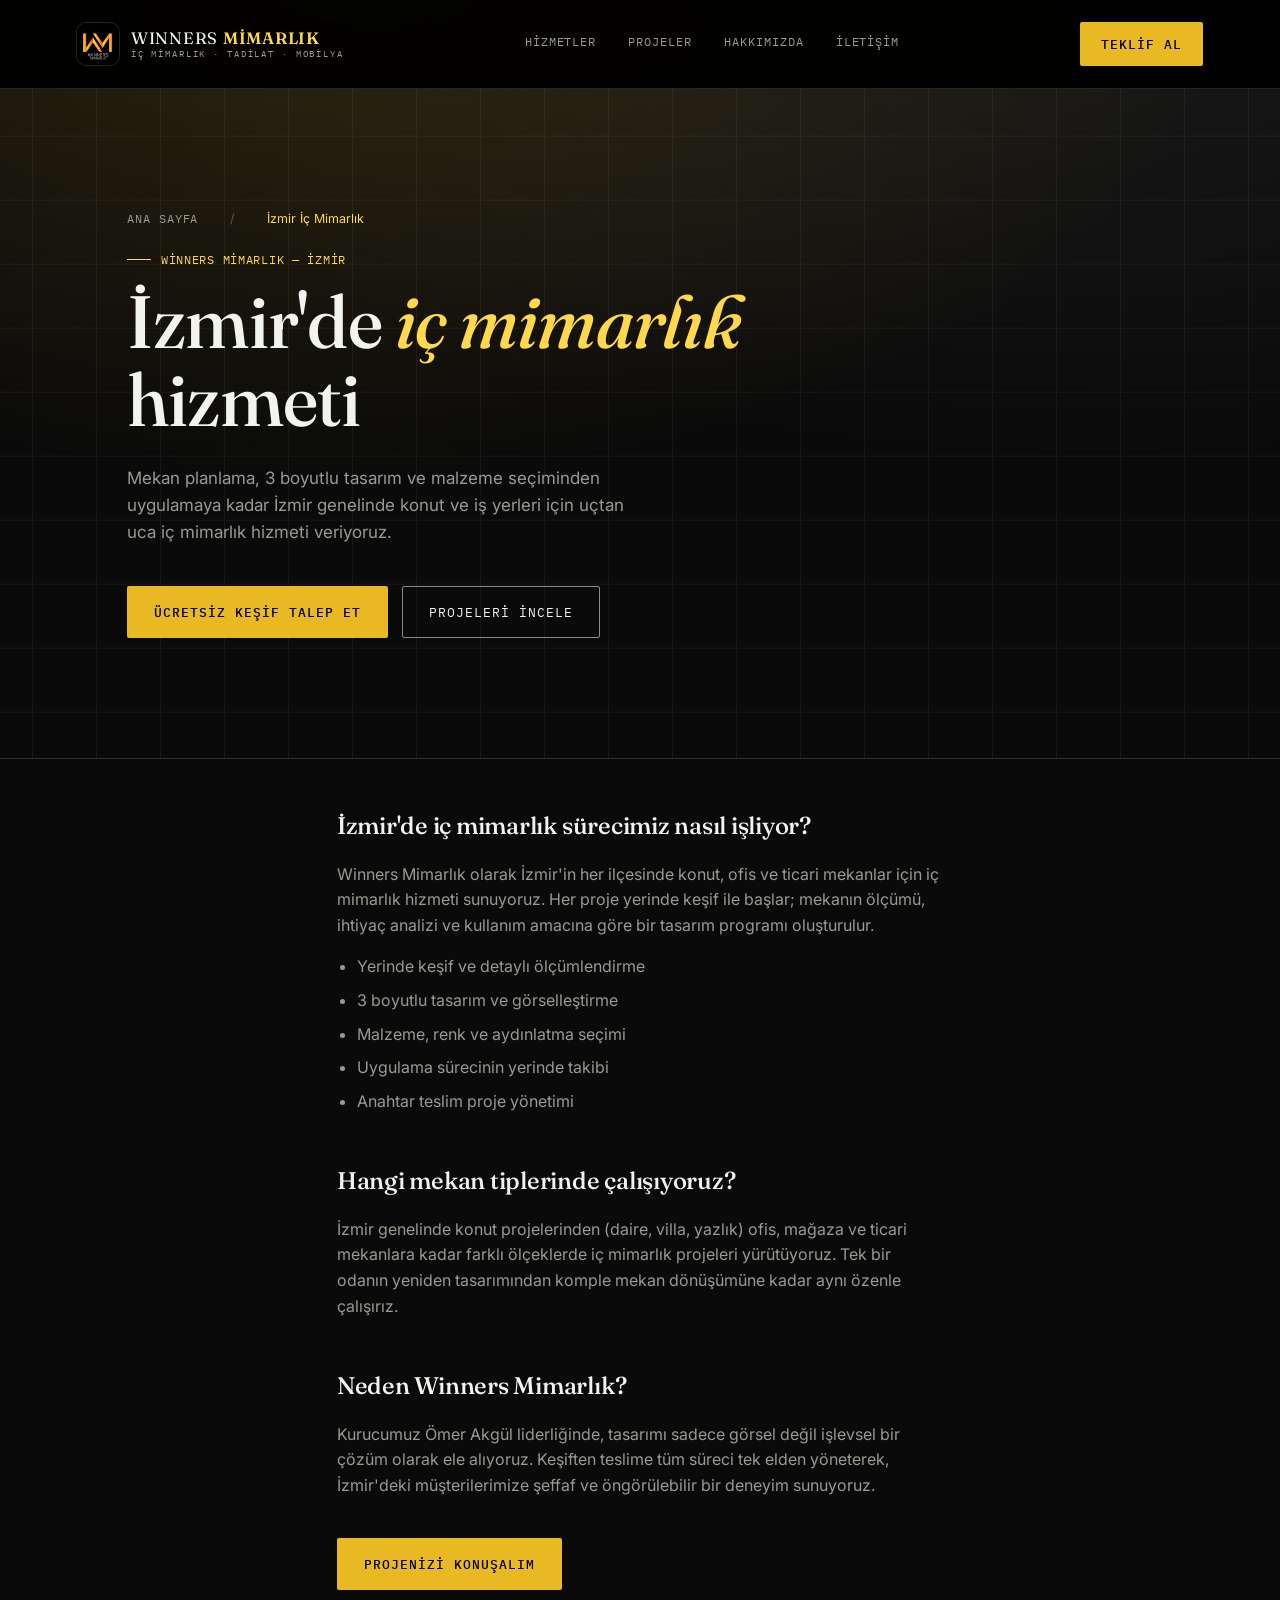
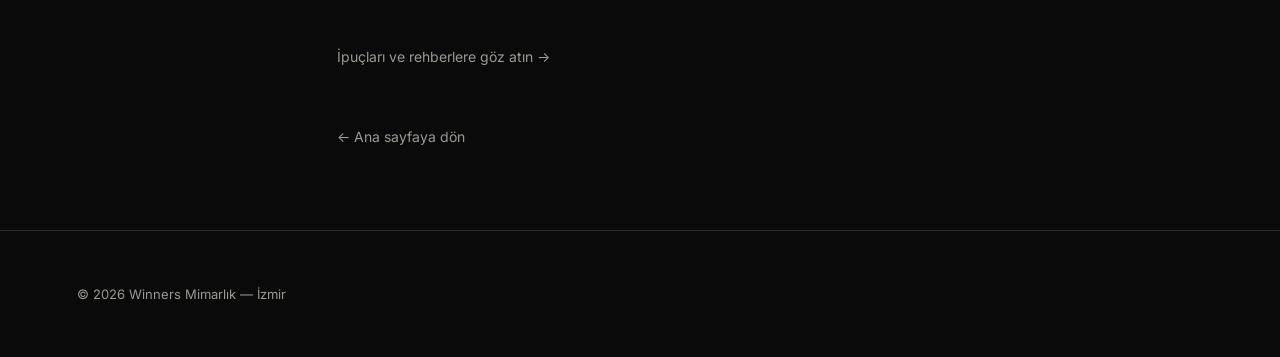
<file: izmir-ic-mimarlik.html>
<!DOCTYPE html>
<html lang="tr">
<head>
<meta charset="UTF-8">
<meta name="viewport" content="width=device-width, initial-scale=1.0">
<title>İzmir İç Mimarlık Hizmetleri | Winners Mimarlık</title>
<meta name="description" content="İzmir'de iç mimarlık hizmeti mi arıyorsunuz? Winners Mimarlık; mekan planlama, 3B tasarım ve malzeme seçiminde İzmir genelinde uçtan uca çözüm sunar. Ücretsiz keşif için iletişime geçin.">
<link rel="canonical" href="https://winnersmimarlik.vercel.app/izmir-ic-mimarlik.html">

<meta property="og:type" content="website">
<meta property="og:site_name" content="Winners Mimarlık">
<meta property="og:title" content="İzmir İç Mimarlık Hizmetleri | Winners Mimarlık">
<meta property="og:description" content="İzmir'de mekan planlama, 3B tasarım ve malzeme seçiminde uçtan uca iç mimarlık hizmeti.">
<meta property="og:image" content="https://winnersmimarlik.vercel.app/images/logo.png">
<meta property="og:url" content="https://winnersmimarlik.vercel.app/izmir-ic-mimarlik.html">
<meta property="og:locale" content="tr_TR">

<meta name="theme-color" content="#0A0A0A">
<link rel="icon" type="image/png" href="images/favicon-64.png">
<link rel="icon" type="image/png" sizes="32x32" href="images/favicon-32.png">
<link rel="apple-touch-icon" href="images/apple-touch-icon.png">
<link rel="preconnect" href="https://fonts.googleapis.com">
<link href="https://fonts.googleapis.com/css2?family=Fraunces:ital,opsz,wght@0,9..144,300;0,9..144,500;0,9..144,600;1,9..144,500&family=Inter:wght@400;500;600&family=IBM+Plex+Mono:wght@400;500&display=swap" rel="stylesheet">
<link rel="stylesheet" href="styles.css">
<style>
  .svc-body{padding:0 6vw 80px; max-width:760px;}
  .svc-body h2{font-size:24px; margin-top:48px; margin-bottom:16px;}
  .svc-body p{color:var(--stone); margin-bottom:16px;}
  .svc-body ul{color:var(--stone); padding-left:20px; margin-bottom:16px;}
  .svc-body li{margin-bottom:8px;}
  .svc-cta{margin-top:40px; display:flex; gap:14px; flex-wrap:wrap;}
  .back-link{display:inline-block; margin-top:56px; color:var(--stone); font-size:14px; text-decoration:none;}
  .back-link:hover{color:var(--brass-bright);}
</style>
</head>
<body>

<header>
  <a href="index.html" class="logo" aria-label="Winners Mimarlık — Ana sayfa">
    <img class="logo-mark" src="images/logo.png" alt="Winners Mimarlık logosu">
    <span class="logo-word">
      <span class="top">WINNERS <b>MİMARLIK</b></span>
      <span class="sub">İç Mimarlık · Tadilat · Mobilya</span>
    </span>
  </a>
  <nav>
    <a href="index.html#hizmetler">Hizmetler</a>
    <a href="index.html#projeler">Projeler</a>
    <a href="index.html#hakkimizda">Hakkımızda</a>
    <a href="index.html#iletisim">İletişim</a>
  </nav>
  <div style="display:flex; align-items:center; gap:14px;">
    <a href="index.html#iletisim" class="btn btn-primary" style="padding:11px 20px;">Teklif Al</a>
  </div>
</header>

<section class="hero grid-bg-wrap" style="position:relative;">
  <div class="grid-bg"></div>
  <div class="section-inner" style="padding:0 6vw;">
    <nav aria-label="breadcrumb" style="font-size:12.5px; color:var(--stone); margin-bottom:18px;"><a href="index.html" style="color:var(--stone); text-decoration:none;">Ana Sayfa</a> <span style="opacity:.5;">/</span> <span style="color:var(--brass-bright);">İzmir İç Mimarlık</span></nav>
    <div class="hero-tag mono eyebrow">Winners Mimarlık — İzmir</div>
    <h1>İzmir'de <em>iç mimarlık</em> hizmeti</h1>
    <p class="lead">Mekan planlama, 3 boyutlu tasarım ve malzeme seçiminden uygulamaya kadar İzmir genelinde konut ve iş yerleri için uçtan uca iç mimarlık hizmeti veriyoruz.</p>
    <div class="svc-cta">
      <a href="index.html#iletisim" class="btn btn-primary">Ücretsiz Keşif Talep Et</a>
      <a href="index.html#projeler" class="btn btn-ghost">Projeleri İncele</a>
    </div>
  </div>
</section>

<div class="svc-body section-inner">
  <h2>İzmir'de iç mimarlık sürecimiz nasıl işliyor?</h2>
  <p>Winners Mimarlık olarak İzmir'in her ilçesinde konut, ofis ve ticari mekanlar için iç mimarlık hizmeti sunuyoruz. Her proje yerinde keşif ile başlar; mekanın ölçümü, ihtiyaç analizi ve kullanım amacına göre bir tasarım programı oluşturulur.</p>
  <ul>
    <li>Yerinde keşif ve detaylı ölçümlendirme</li>
    <li>3 boyutlu tasarım ve görselleştirme</li>
    <li>Malzeme, renk ve aydınlatma seçimi</li>
    <li>Uygulama sürecinin yerinde takibi</li>
    <li>Anahtar teslim proje yönetimi</li>
  </ul>

  <h2>Hangi mekan tiplerinde çalışıyoruz?</h2>
  <p>İzmir genelinde konut projelerinden (daire, villa, yazlık) ofis, mağaza ve ticari mekanlara kadar farklı ölçeklerde iç mimarlık projeleri yürütüyoruz. Tek bir odanın yeniden tasarımından komple mekan dönüşümüne kadar aynı özenle çalışırız.</p>

  <h2>Neden Winners Mimarlık?</h2>
  <p>Kurucumuz Ömer Akgül liderliğinde, tasarımı sadece görsel değil işlevsel bir çözüm olarak ele alıyoruz. Keşiften teslime tüm süreci tek elden yöneterek, İzmir'deki müşterilerimize şeffaf ve öngörülebilir bir deneyim sunuyoruz.</p>

  <div class="svc-cta">
    <a href="index.html#iletisim" class="btn btn-primary">Projenizi Konuşalım</a>
  </div>

  <a href="ipuclari.html" class="back-link">İpuçları ve rehberlere göz atın →</a><br><a href="index.html" class="back-link">← Ana sayfaya dön</a>
</div>

<footer style="padding:40px 6vw; border-top:1px solid rgba(242,242,238,0.15); text-align:center; color:var(--stone); font-size:13px;">
  <p>&copy; <span id="year"></span> Winners Mimarlık — İzmir</p>
</footer>

<script type="application/ld+json">
{
  "@context": "https://schema.org",
  "@type": "Service",
  "serviceType": "İç Mimarlık",
  "provider": {
    "@type": "HomeAndConstructionBusiness",
    "name": "Winners Mimarlık",
    "telephone": "+905346775171",
    "address": {
      "@type": "PostalAddress",
      "streetAddress": "Uluönder Caddesi No:6/A, Karabağlar",
      "addressLocality": "İzmir",
      "addressCountry": "TR"
    }
  },
  "areaServed": [
    {"@type": "City", "name": "İzmir"},
    {"@type": "AdministrativeArea", "name": "Karabağlar"},
    {"@type": "AdministrativeArea", "name": "Bornova"},
    {"@type": "AdministrativeArea", "name": "Konak"},
    {"@type": "AdministrativeArea", "name": "Buca"},
    {"@type": "AdministrativeArea", "name": "Balçova"},
    {"@type": "AdministrativeArea", "name": "Çiğli"}
  ],
  "url": "https://winnersmimarlik.vercel.app/izmir-ic-mimarlik.html"
}
</script>

<script type="application/ld+json">
{
  "@context": "https://schema.org",
  "@type": "BreadcrumbList",
  "itemListElement": [
    {"@type": "ListItem", "position": 1, "name": "Ana Sayfa", "item": "https://winnersmimarlik.vercel.app/"},
    {"@type": "ListItem", "position": 2, "name": "İzmir İç Mimarlık", "item": "https://winnersmimarlik.vercel.app/izmir-ic-mimarlik.html"}
  ]
}
</script>

<script>document.getElementById('year').textContent = new Date().getFullYear();</script>

</body>
</html>
</file>
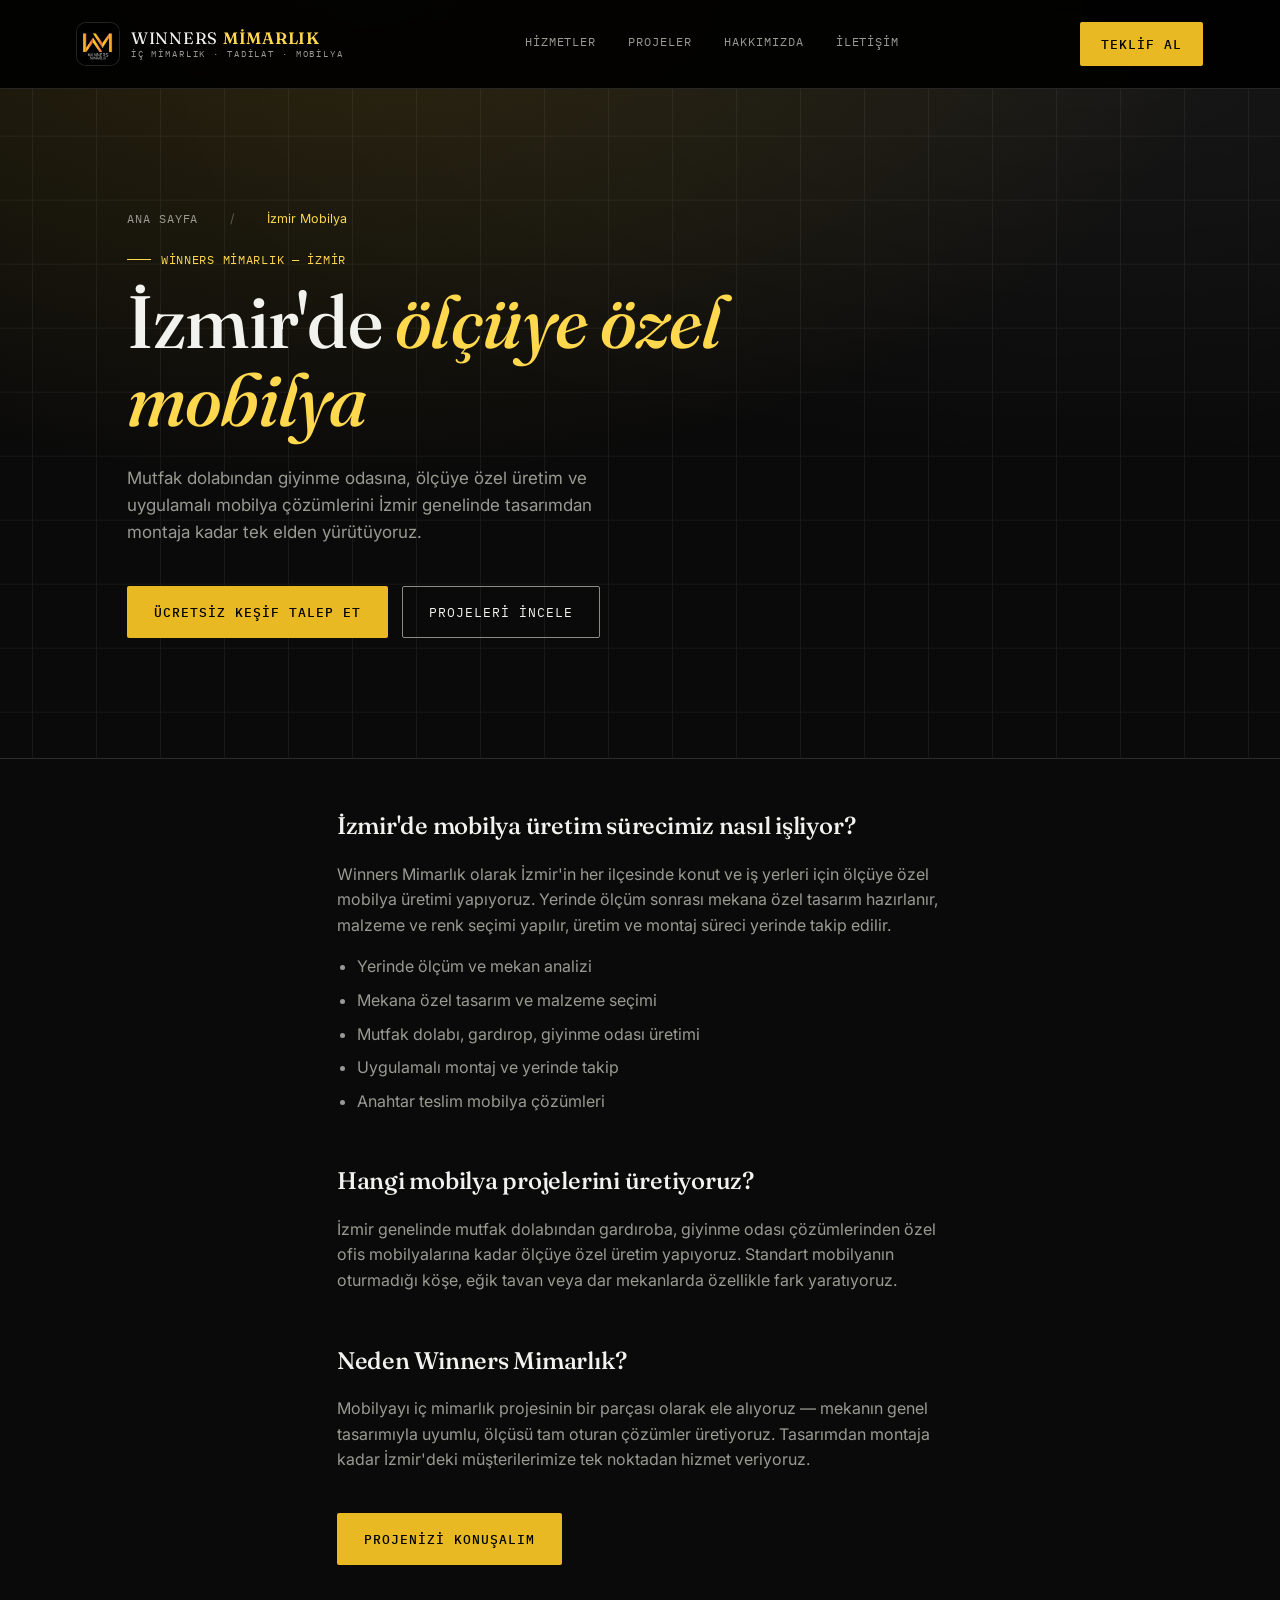
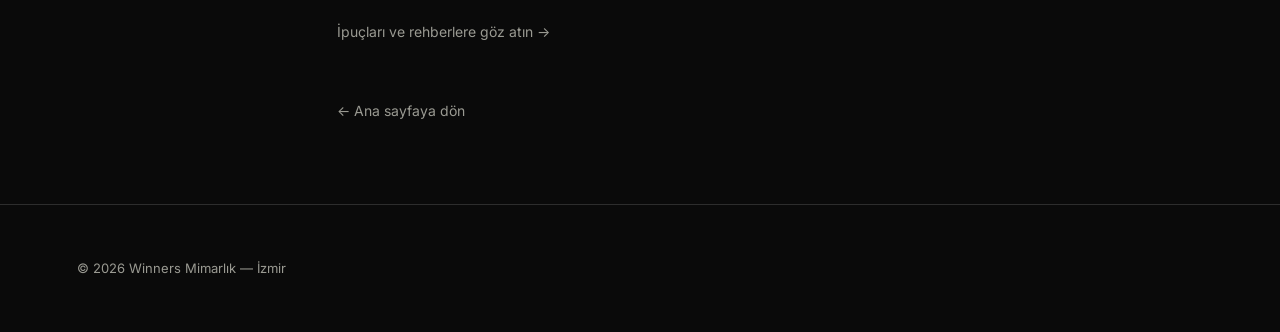
<file: izmir-mobilya.html>
<!DOCTYPE html>
<html lang="tr">
<head>
<meta charset="UTF-8">
<meta name="viewport" content="width=device-width, initial-scale=1.0">
<title>İzmir Ölçüye Özel Mobilya | Winners Mimarlık</title>
<meta name="description" content="İzmir'de ölçüye özel mobilya üretimi mi arıyorsunuz? Winners Mimarlık; mutfak dolabı, giyinme odası ve uygulamalı mobilya çözümlerinde İzmir genelinde hizmet verir.">
<link rel="canonical" href="https://winnersmimarlik.vercel.app/izmir-mobilya.html">

<meta property="og:type" content="website">
<meta property="og:site_name" content="Winners Mimarlık">
<meta property="og:title" content="İzmir Ölçüye Özel Mobilya | Winners Mimarlık">
<meta property="og:description" content="İzmir'de ölçüye özel üretim ve uygulamalı mobilya çözümleri.">
<meta property="og:image" content="https://winnersmimarlik.vercel.app/images/logo.png">
<meta property="og:url" content="https://winnersmimarlik.vercel.app/izmir-mobilya.html">
<meta property="og:locale" content="tr_TR">

<meta name="theme-color" content="#0A0A0A">
<link rel="icon" type="image/png" href="images/favicon-64.png">
<link rel="icon" type="image/png" sizes="32x32" href="images/favicon-32.png">
<link rel="apple-touch-icon" href="images/apple-touch-icon.png">
<link rel="preconnect" href="https://fonts.googleapis.com">
<link href="https://fonts.googleapis.com/css2?family=Fraunces:ital,opsz,wght@0,9..144,300;0,9..144,500;0,9..144,600;1,9..144,500&family=Inter:wght@400;500;600&family=IBM+Plex+Mono:wght@400;500&display=swap" rel="stylesheet">
<link rel="stylesheet" href="styles.css">
<style>
  .svc-body{padding:0 6vw 80px; max-width:760px;}
  .svc-body h2{font-size:24px; margin-top:48px; margin-bottom:16px;}
  .svc-body p{color:var(--stone); margin-bottom:16px;}
  .svc-body ul{color:var(--stone); padding-left:20px; margin-bottom:16px;}
  .svc-body li{margin-bottom:8px;}
  .svc-cta{margin-top:40px; display:flex; gap:14px; flex-wrap:wrap;}
  .back-link{display:inline-block; margin-top:56px; color:var(--stone); font-size:14px; text-decoration:none;}
  .back-link:hover{color:var(--brass-bright);}
</style>
</head>
<body>

<header>
  <a href="index.html" class="logo" aria-label="Winners Mimarlık — Ana sayfa">
    <img class="logo-mark" src="images/logo.png" alt="Winners Mimarlık logosu">
    <span class="logo-word">
      <span class="top">WINNERS <b>MİMARLIK</b></span>
      <span class="sub">İç Mimarlık · Tadilat · Mobilya</span>
    </span>
  </a>
  <nav>
    <a href="index.html#hizmetler">Hizmetler</a>
    <a href="index.html#projeler">Projeler</a>
    <a href="index.html#hakkimizda">Hakkımızda</a>
    <a href="index.html#iletisim">İletişim</a>
  </nav>
  <div style="display:flex; align-items:center; gap:14px;">
    <a href="index.html#iletisim" class="btn btn-primary" style="padding:11px 20px;">Teklif Al</a>
  </div>
</header>

<section class="hero grid-bg-wrap" style="position:relative;">
  <div class="grid-bg"></div>
  <div class="section-inner" style="padding:0 6vw;">
    <nav aria-label="breadcrumb" style="font-size:12.5px; color:var(--stone); margin-bottom:18px;"><a href="index.html" style="color:var(--stone); text-decoration:none;">Ana Sayfa</a> <span style="opacity:.5;">/</span> <span style="color:var(--brass-bright);">İzmir Mobilya</span></nav>
    <div class="hero-tag mono eyebrow">Winners Mimarlık — İzmir</div>
    <h1>İzmir'de <em>ölçüye özel mobilya</em></h1>
    <p class="lead">Mutfak dolabından giyinme odasına, ölçüye özel üretim ve uygulamalı mobilya çözümlerini İzmir genelinde tasarımdan montaja kadar tek elden yürütüyoruz.</p>
    <div class="svc-cta">
      <a href="index.html#iletisim" class="btn btn-primary">Ücretsiz Keşif Talep Et</a>
      <a href="index.html#projeler" class="btn btn-ghost">Projeleri İncele</a>
    </div>
  </div>
</section>

<div class="svc-body section-inner">
  <h2>İzmir'de mobilya üretim sürecimiz nasıl işliyor?</h2>
  <p>Winners Mimarlık olarak İzmir'in her ilçesinde konut ve iş yerleri için ölçüye özel mobilya üretimi yapıyoruz. Yerinde ölçüm sonrası mekana özel tasarım hazırlanır, malzeme ve renk seçimi yapılır, üretim ve montaj süreci yerinde takip edilir.</p>
  <ul>
    <li>Yerinde ölçüm ve mekan analizi</li>
    <li>Mekana özel tasarım ve malzeme seçimi</li>
    <li>Mutfak dolabı, gardırop, giyinme odası üretimi</li>
    <li>Uygulamalı montaj ve yerinde takip</li>
    <li>Anahtar teslim mobilya çözümleri</li>
  </ul>

  <h2>Hangi mobilya projelerini üretiyoruz?</h2>
  <p>İzmir genelinde mutfak dolabından gardıroba, giyinme odası çözümlerinden özel ofis mobilyalarına kadar ölçüye özel üretim yapıyoruz. Standart mobilyanın oturmadığı köşe, eğik tavan veya dar mekanlarda özellikle fark yaratıyoruz.</p>

  <h2>Neden Winners Mimarlık?</h2>
  <p>Mobilyayı iç mimarlık projesinin bir parçası olarak ele alıyoruz — mekanın genel tasarımıyla uyumlu, ölçüsü tam oturan çözümler üretiyoruz. Tasarımdan montaja kadar İzmir'deki müşterilerimize tek noktadan hizmet veriyoruz.</p>

  <div class="svc-cta">
    <a href="index.html#iletisim" class="btn btn-primary">Projenizi Konuşalım</a>
  </div>

  <a href="ipuclari.html" class="back-link">İpuçları ve rehberlere göz atın →</a><br><a href="index.html" class="back-link">← Ana sayfaya dön</a>
</div>

<footer style="padding:40px 6vw; border-top:1px solid rgba(242,242,238,0.15); text-align:center; color:var(--stone); font-size:13px;">
  <p>&copy; <span id="year"></span> Winners Mimarlık — İzmir</p>
</footer>

<script type="application/ld+json">
{
  "@context": "https://schema.org",
  "@type": "Service",
  "serviceType": "Ölçüye Özel Mobilya Üretimi",
  "provider": {
    "@type": "HomeAndConstructionBusiness",
    "name": "Winners Mimarlık",
    "telephone": "+905346775171",
    "address": {
      "@type": "PostalAddress",
      "streetAddress": "Uluönder Caddesi No:6/A, Karabağlar",
      "addressLocality": "İzmir",
      "addressCountry": "TR"
    }
  },
  "areaServed": [
    {"@type": "City", "name": "İzmir"},
    {"@type": "AdministrativeArea", "name": "Karabağlar"},
    {"@type": "AdministrativeArea", "name": "Bornova"},
    {"@type": "AdministrativeArea", "name": "Konak"},
    {"@type": "AdministrativeArea", "name": "Buca"},
    {"@type": "AdministrativeArea", "name": "Balçova"},
    {"@type": "AdministrativeArea", "name": "Çiğli"}
  ],
  "url": "https://winnersmimarlik.vercel.app/izmir-mobilya.html"
}
</script>

<script type="application/ld+json">
{
  "@context": "https://schema.org",
  "@type": "BreadcrumbList",
  "itemListElement": [
    {"@type": "ListItem", "position": 1, "name": "Ana Sayfa", "item": "https://winnersmimarlik.vercel.app/"},
    {"@type": "ListItem", "position": 2, "name": "İzmir Mobilya", "item": "https://winnersmimarlik.vercel.app/izmir-mobilya.html"}
  ]
}
</script>

<script>document.getElementById('year').textContent = new Date().getFullYear();</script>

</body>
</html>
</file>
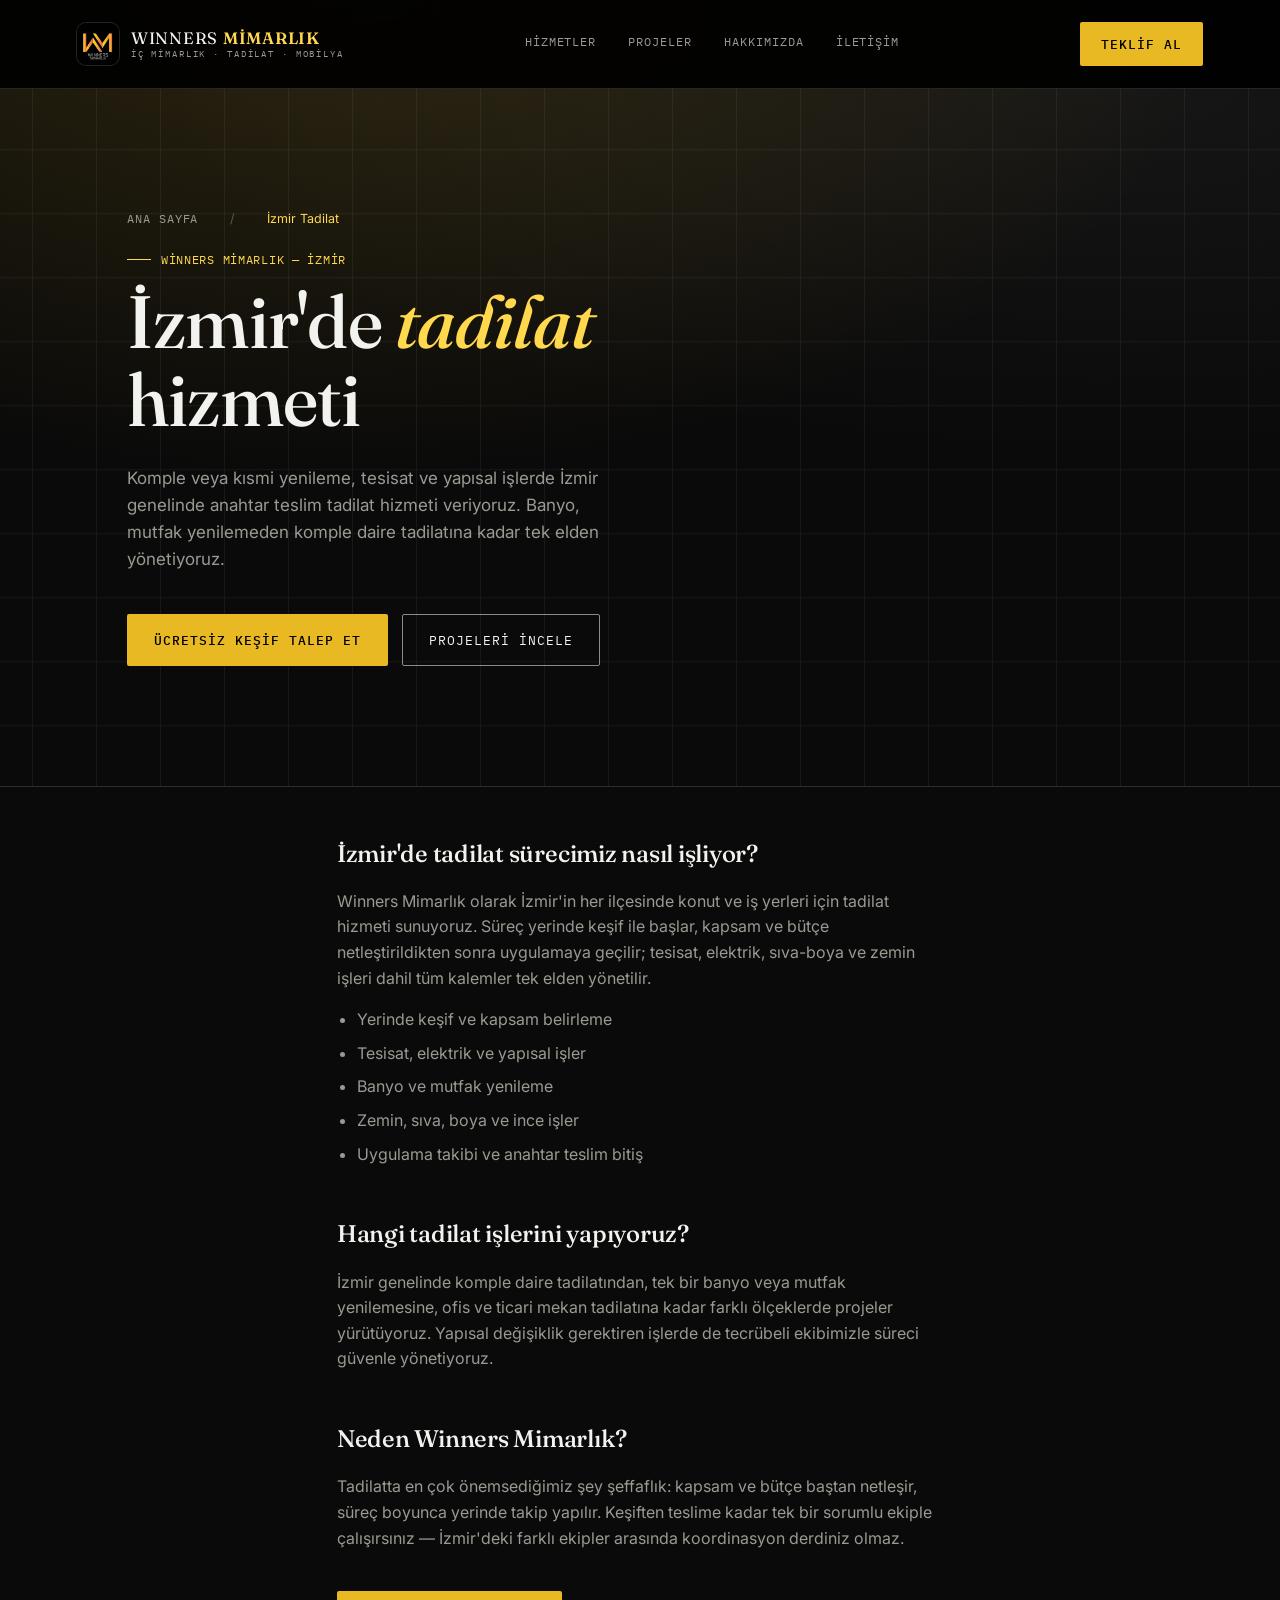
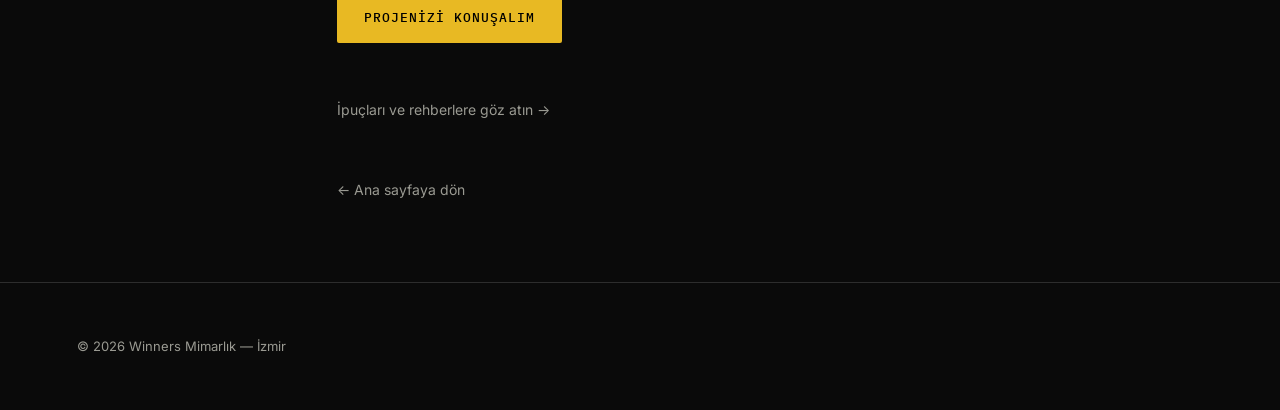
<file: izmir-tadilat.html>
<!DOCTYPE html>
<html lang="tr">
<head>
<meta charset="UTF-8">
<meta name="viewport" content="width=device-width, initial-scale=1.0">
<title>İzmir Tadilat Firması | Winners Mimarlık</title>
<meta name="description" content="İzmir'de komple veya kısmi tadilat mı arıyorsunuz? Winners Mimarlık; tesisat, yapısal işler ve banyo/mutfak yenilemede İzmir genelinde anahtar teslim tadilat hizmeti sunar.">
<link rel="canonical" href="https://winnersmimarlik.vercel.app/izmir-tadilat.html">

<meta property="og:type" content="website">
<meta property="og:site_name" content="Winners Mimarlık">
<meta property="og:title" content="İzmir Tadilat Firması | Winners Mimarlık">
<meta property="og:description" content="İzmir'de komple veya kısmi tadilat, tesisat ve yapısal işlerde anahtar teslim çözüm.">
<meta property="og:image" content="https://winnersmimarlik.vercel.app/images/logo.png">
<meta property="og:url" content="https://winnersmimarlik.vercel.app/izmir-tadilat.html">
<meta property="og:locale" content="tr_TR">

<meta name="theme-color" content="#0A0A0A">
<link rel="icon" type="image/png" href="images/favicon-64.png">
<link rel="icon" type="image/png" sizes="32x32" href="images/favicon-32.png">
<link rel="apple-touch-icon" href="images/apple-touch-icon.png">
<link rel="preconnect" href="https://fonts.googleapis.com">
<link href="https://fonts.googleapis.com/css2?family=Fraunces:ital,opsz,wght@0,9..144,300;0,9..144,500;0,9..144,600;1,9..144,500&family=Inter:wght@400;500;600&family=IBM+Plex+Mono:wght@400;500&display=swap" rel="stylesheet">
<link rel="stylesheet" href="styles.css">
<style>
  .svc-body{padding:0 6vw 80px; max-width:760px;}
  .svc-body h2{font-size:24px; margin-top:48px; margin-bottom:16px;}
  .svc-body p{color:var(--stone); margin-bottom:16px;}
  .svc-body ul{color:var(--stone); padding-left:20px; margin-bottom:16px;}
  .svc-body li{margin-bottom:8px;}
  .svc-cta{margin-top:40px; display:flex; gap:14px; flex-wrap:wrap;}
  .back-link{display:inline-block; margin-top:56px; color:var(--stone); font-size:14px; text-decoration:none;}
  .back-link:hover{color:var(--brass-bright);}
</style>
</head>
<body>

<header>
  <a href="index.html" class="logo" aria-label="Winners Mimarlık — Ana sayfa">
    <img class="logo-mark" src="images/logo.png" alt="Winners Mimarlık logosu">
    <span class="logo-word">
      <span class="top">WINNERS <b>MİMARLIK</b></span>
      <span class="sub">İç Mimarlık · Tadilat · Mobilya</span>
    </span>
  </a>
  <nav>
    <a href="index.html#hizmetler">Hizmetler</a>
    <a href="index.html#projeler">Projeler</a>
    <a href="index.html#hakkimizda">Hakkımızda</a>
    <a href="index.html#iletisim">İletişim</a>
  </nav>
  <div style="display:flex; align-items:center; gap:14px;">
    <a href="index.html#iletisim" class="btn btn-primary" style="padding:11px 20px;">Teklif Al</a>
  </div>
</header>

<section class="hero grid-bg-wrap" style="position:relative;">
  <div class="grid-bg"></div>
  <div class="section-inner" style="padding:0 6vw;">
    <nav aria-label="breadcrumb" style="font-size:12.5px; color:var(--stone); margin-bottom:18px;"><a href="index.html" style="color:var(--stone); text-decoration:none;">Ana Sayfa</a> <span style="opacity:.5;">/</span> <span style="color:var(--brass-bright);">İzmir Tadilat</span></nav>
    <div class="hero-tag mono eyebrow">Winners Mimarlık — İzmir</div>
    <h1>İzmir'de <em>tadilat</em> hizmeti</h1>
    <p class="lead">Komple veya kısmi yenileme, tesisat ve yapısal işlerde İzmir genelinde anahtar teslim tadilat hizmeti veriyoruz. Banyo, mutfak yenilemeden komple daire tadilatına kadar tek elden yönetiyoruz.</p>
    <div class="svc-cta">
      <a href="index.html#iletisim" class="btn btn-primary">Ücretsiz Keşif Talep Et</a>
      <a href="index.html#projeler" class="btn btn-ghost">Projeleri İncele</a>
    </div>
  </div>
</section>

<div class="svc-body section-inner">
  <h2>İzmir'de tadilat sürecimiz nasıl işliyor?</h2>
  <p>Winners Mimarlık olarak İzmir'in her ilçesinde konut ve iş yerleri için tadilat hizmeti sunuyoruz. Süreç yerinde keşif ile başlar, kapsam ve bütçe netleştirildikten sonra uygulamaya geçilir; tesisat, elektrik, sıva-boya ve zemin işleri dahil tüm kalemler tek elden yönetilir.</p>
  <ul>
    <li>Yerinde keşif ve kapsam belirleme</li>
    <li>Tesisat, elektrik ve yapısal işler</li>
    <li>Banyo ve mutfak yenileme</li>
    <li>Zemin, sıva, boya ve ince işler</li>
    <li>Uygulama takibi ve anahtar teslim bitiş</li>
  </ul>

  <h2>Hangi tadilat işlerini yapıyoruz?</h2>
  <p>İzmir genelinde komple daire tadilatından, tek bir banyo veya mutfak yenilemesine, ofis ve ticari mekan tadilatına kadar farklı ölçeklerde projeler yürütüyoruz. Yapısal değişiklik gerektiren işlerde de tecrübeli ekibimizle süreci güvenle yönetiyoruz.</p>

  <h2>Neden Winners Mimarlık?</h2>
  <p>Tadilatta en çok önemsediğimiz şey şeffaflık: kapsam ve bütçe baştan netleşir, süreç boyunca yerinde takip yapılır. Keşiften teslime kadar tek bir sorumlu ekiple çalışırsınız — İzmir'deki farklı ekipler arasında koordinasyon derdiniz olmaz.</p>

  <div class="svc-cta">
    <a href="index.html#iletisim" class="btn btn-primary">Projenizi Konuşalım</a>
  </div>

  <a href="ipuclari.html" class="back-link">İpuçları ve rehberlere göz atın →</a><br><a href="index.html" class="back-link">← Ana sayfaya dön</a>
</div>

<footer style="padding:40px 6vw; border-top:1px solid rgba(242,242,238,0.15); text-align:center; color:var(--stone); font-size:13px;">
  <p>&copy; <span id="year"></span> Winners Mimarlık — İzmir</p>
</footer>

<script type="application/ld+json">
{
  "@context": "https://schema.org",
  "@type": "Service",
  "serviceType": "Tadilat",
  "provider": {
    "@type": "HomeAndConstructionBusiness",
    "name": "Winners Mimarlık",
    "telephone": "+905346775171",
    "address": {
      "@type": "PostalAddress",
      "streetAddress": "Uluönder Caddesi No:6/A, Karabağlar",
      "addressLocality": "İzmir",
      "addressCountry": "TR"
    }
  },
  "areaServed": [
    {"@type": "City", "name": "İzmir"},
    {"@type": "AdministrativeArea", "name": "Karabağlar"},
    {"@type": "AdministrativeArea", "name": "Bornova"},
    {"@type": "AdministrativeArea", "name": "Konak"},
    {"@type": "AdministrativeArea", "name": "Buca"},
    {"@type": "AdministrativeArea", "name": "Balçova"},
    {"@type": "AdministrativeArea", "name": "Çiğli"}
  ],
  "url": "https://winnersmimarlik.vercel.app/izmir-tadilat.html"
}
</script>

<script type="application/ld+json">
{
  "@context": "https://schema.org",
  "@type": "BreadcrumbList",
  "itemListElement": [
    {"@type": "ListItem", "position": 1, "name": "Ana Sayfa", "item": "https://winnersmimarlik.vercel.app/"},
    {"@type": "ListItem", "position": 2, "name": "İzmir Tadilat", "item": "https://winnersmimarlik.vercel.app/izmir-tadilat.html"}
  ]
}
</script>

<script>document.getElementById('year').textContent = new Date().getFullYear();</script>

</body>
</html>
</file>
<file: styles.css>
:root{
    --blueprint:#0A0A0A;
    --blueprint-deep:#000000;
    --line:#F2F2EE;
    --line-dim:#8C8C86;
    --brass:#E8B923;
    --brass-bright:#FFD84D;
    --stone:#9A9A92;
    --paper:#F2F2EE;
    --paper-dim:#1A1A1A;
    --danger:#C9992A;
    --radius:2px;
  }
  ::selection{background:var(--brass); color:var(--blueprint-deep);}
  *{box-sizing:border-box;}
  html{scroll-behavior:smooth;}
  body{
    margin:0;
    background:var(--blueprint);
    color:var(--line);
    font-family:'Inter',sans-serif;
    font-size:16px;
    line-height:1.6;
  }
  h1,h2,h3{
    font-family:'Fraunces',serif;
    font-weight:500;
    margin:0;
    letter-spacing:-0.01em;
  }
  .mono{
    font-family:'IBM Plex Mono',monospace;
    letter-spacing:0.06em;
    text-transform:uppercase;
    font-size:12px;
  }
  a{color:inherit;}
  img{max-width:100%;display:block;}
  button{font-family:inherit;cursor:pointer;}
  :focus-visible{outline:2px solid var(--brass-bright);outline-offset:3px;}

  /* blueprint grid background */
  .grid-bg{
    background-image:
      linear-gradient(var(--line) 1px, transparent 1px),
      linear-gradient(90deg, var(--line) 1px, transparent 1px);
    background-size:64px 64px;
    background-position:center;
    opacity:0.06;
    position:absolute;
    inset:0;
    pointer-events:none;
  }
  .section{position:relative; padding:96px 6vw; overflow:hidden;}
  .section-inner{max-width:1180px; margin:0 auto; position:relative; z-index:1;}

  /* header */
  header{
    position:sticky; top:0; z-index:50;
    display:flex; align-items:center; justify-content:space-between;
    padding:22px 6vw;
    background:rgba(0,0,0,0.92);
    backdrop-filter:blur(6px);
    border-bottom:1px solid rgba(242,242,238,0.15);
  }
  .logo{font-family:'Fraunces',serif; font-size:19px; letter-spacing:0.04em; display:flex; align-items:center; gap:12px; text-decoration:none; color:var(--line); transition:opacity .2s;}
  .logo:hover{opacity:0.85;}
  .logo b{color:var(--brass-bright); font-weight:600;}
  .logo-mark{width:42px; height:42px; flex-shrink:0; border-radius:9px; object-fit:cover; transition:transform .4s cubic-bezier(.16,.8,.3,1); box-shadow:0 0 0 1px rgba(242,242,238,0.14);}
  .logo:hover .logo-mark{transform:scale(1.06) rotate(-3deg);}
  .logo-word{display:flex; flex-direction:column; line-height:1;}
  .logo-word .top{font-size:16.5px;}
  .logo-word .sub{font-family:'IBM Plex Mono',monospace; font-size:8.5px; letter-spacing:0.22em; color:var(--stone); text-transform:uppercase; margin-top:4px;}
  nav{display:flex; gap:32px;}
  nav a{
    font-family:'IBM Plex Mono',monospace; font-size:12px; text-transform:uppercase;
    letter-spacing:0.08em; text-decoration:none; color:var(--stone);
    padding-bottom:3px; border-bottom:1px solid transparent; transition:.2s;
  }
  nav a:hover{color:var(--line); border-color:var(--brass);}
  .nav-toggle{display:none; background:none;border:1px solid var(--line-dim); color:var(--line); padding:8px 10px;}

  /* hero */
  .hero{padding-top:120px; padding-bottom:120px; border-bottom:1px solid rgba(242,242,238,0.15);}
  .hero-tag{color:var(--brass-bright); margin-bottom:22px; display:flex; align-items:center; gap:10px;}
  .hero-tag::before{content:"";width:24px;height:1px;background:var(--brass-bright);display:inline-block;}
  .hero h1{font-size:clamp(38px,6vw,74px); max-width:14ch; line-height:1.05;}
  .hero h1 em{font-style:italic; color:var(--brass-bright);}
  .hero p.lead{max-width:46ch; color:var(--stone); margin-top:26px; font-size:17px;}
  .hero-actions{margin-top:38px; display:flex; gap:18px; flex-wrap:wrap; align-items:center;}
  .btn{
    display:inline-flex; align-items:center; gap:10px;
    padding:15px 26px; border-radius:var(--radius); border:1px solid transparent;
    font-family:'IBM Plex Mono',monospace; font-size:12.5px; text-transform:uppercase; letter-spacing:0.08em;
    text-decoration:none; transition:.2s;
  }
  .btn-primary{background:var(--brass); color:var(--blueprint-deep); font-weight:500;}
  .btn-primary:hover{background:var(--brass-bright);}
  .btn-ghost{border-color:var(--line-dim); color:var(--line);}
  .btn-ghost:hover{border-color:var(--line); background:rgba(242,242,238,0.06);}

  .measure{
    display:flex; align-items:center; gap:8px; color:var(--line-dim); font-size:11px;
  }
  .measure .tick{width:1px;height:8px;background:var(--line-dim);}
  .measure-line{flex:1;height:1px;background:repeating-linear-gradient(90deg,var(--line-dim) 0 6px, transparent 6px 11px);}

  .hero-frame{
    margin-top:64px; border:1px solid rgba(242,242,238,0.25); border-radius:var(--radius);
    padding:26px; position:relative;
  }
  .hero-frame .corner{position:absolute; width:14px; height:14px; border:1px solid var(--brass-bright);}
  .hero-frame .corner.tl{top:-1px;left:-1px;border-right:none;border-bottom:none;}
  .hero-frame .corner.tr{top:-1px;right:-1px;border-left:none;border-bottom:none;}
  .hero-frame .corner.bl{bottom:-1px;left:-1px;border-right:none;border-top:none;}
  .hero-frame .corner.br{bottom:-1px;right:-1px;border-left:none;border-top:none;}
  .hero-stats{display:grid; grid-template-columns:repeat(3,1fr); gap:20px;}
  .hero-stats div{border-left:1px solid rgba(242,242,238,0.2); padding-left:16px;}
  .hero-stats .num{font-family:'Fraunces',serif; font-size:32px; color:var(--brass-bright);}
  .hero-stats .lbl{color:var(--stone); font-size:12.5px; margin-top:4px;}

  /* section headers */
  .eyebrow{color:var(--brass-bright); margin-bottom:14px;}
  .section h2{font-size:clamp(28px,3.4vw,42px); max-width:20ch;}
  .section-head{display:flex; justify-content:space-between; align-items:flex-end; gap:24px; flex-wrap:wrap; margin-bottom:56px;}
  .section-head p{color:var(--stone); max-width:38ch; margin-top:14px;}

  /* services */
  .services-grid{display:grid; grid-template-columns:repeat(4,1fr); gap:1px; background:rgba(242,242,238,0.15); border:1px solid rgba(242,242,238,0.15);}
  .service-card{background:var(--blueprint); padding:32px 26px; min-height:280px; display:flex; flex-direction:column; justify-content:space-between; transition:.25s;}
  .service-card:hover{background:var(--blueprint-deep);}
  .service-card .code{color:var(--brass-bright);}
  .service-card h3{font-size:22px; margin-top:24px;}
  .service-card p{color:var(--stone); font-size:14.5px; margin-top:10px;}
  .service-card .arrow{margin-top:20px; color:var(--line-dim); font-size:20px;}
  .service-detail-link{margin-top:20px; color:var(--brass-bright); font-family:'IBM Plex Mono',monospace; font-size:12px; text-decoration:none; display:inline-block; width:fit-content;}
  .service-detail-link:hover{color:var(--brass);}
  .faq-list{max-width:820px;}
  .faq-item{border-bottom:1px solid rgba(242,242,238,0.15); padding:22px 0;}
  .faq-item summary{cursor:pointer; font-family:'Fraunces',serif; font-size:18px; font-weight:500; list-style:none; display:flex; justify-content:space-between; align-items:center; gap:20px;}
  .faq-item summary::-webkit-details-marker{display:none;}
  .faq-item summary::after{content:"+"; font-family:'IBM Plex Mono',monospace; font-size:20px; color:var(--brass-bright); flex-shrink:0; transition:transform .25s;}
  .faq-item[open] summary::after{transform:rotate(45deg);}
  .faq-item p{color:var(--stone); margin-top:14px; font-size:15px; max-width:70ch;}

  /* gallery */
  .filters{display:flex; gap:10px; flex-wrap:wrap; margin-bottom:36px;}
  .filter-btn{
    background:transparent; border:1px solid var(--line-dim); color:var(--stone);
    padding:9px 16px; font-family:'IBM Plex Mono',monospace; font-size:11.5px; text-transform:uppercase; letter-spacing:0.06em;
    border-radius:20px; transition:.2s;
  }
  .filter-btn.active, .filter-btn:hover{border-color:var(--brass-bright); color:var(--line); background:rgba(232,185,35,0.12);}
  .gallery-grid{display:grid; grid-template-columns:repeat(3,1fr); gap:18px;}
  .gallery-item{position:relative; border:1px solid rgba(242,242,238,0.15); border-radius:var(--radius); overflow:hidden; aspect-ratio:4/3; background:var(--blueprint-deep); cursor:pointer;}
  .gallery-item img{width:100%; height:100%; object-fit:cover; transition:.4s;}
  .gallery-item:hover img{transform:scale(1.05);}
  .gallery-item .tag{position:absolute; left:10px; bottom:10px; background:rgba(0,0,0,0.85); padding:5px 10px; font-size:10.5px;}
  .gallery-item .play-badge{
    position:absolute; top:50%; left:50%; transform:translate(-50%,-50%);
    width:52px; height:52px; border-radius:50%; background:rgba(0,0,0,0.55);
    border:1px solid rgba(242,242,238,0.5); display:flex; align-items:center; justify-content:center;
    transition:.25s; pointer-events:none;
  }
  .gallery-item .play-badge svg{width:18px;height:18px; fill:var(--line); margin-left:3px;}
  .gallery-item:hover .play-badge{background:var(--brass); border-color:var(--brass); transform:translate(-50%,-50%) scale(1.08);}
  .gallery-item:hover .play-badge svg{fill:var(--blueprint-deep);}
  .empty-state{border:1px dashed var(--line-dim); border-radius:var(--radius); padding:56px 24px; text-align:center; color:var(--stone); grid-column:1/-1;}
  .empty-state b{color:var(--line); display:block; margin-bottom:8px; font-family:'Fraunces',serif; font-size:19px; font-weight:500;}

  /* about */
  .about-wrap{display:grid; grid-template-columns:1fr 1fr; gap:70px; align-items:start;}
  .about-quote{font-family:'Fraunces',serif; font-style:italic; font-size:26px; line-height:1.5; color:var(--line);}
  .about-quote span{color:var(--brass-bright);}
  .about-body p{color:var(--stone); margin-bottom:16px;}
  .about-list{margin-top:26px; display:flex; flex-direction:column; gap:14px;}
  .about-list li{display:flex; gap:14px; align-items:flex-start; list-style:none;}
  .about-list .dot{width:6px;height:6px;background:var(--brass-bright); border-radius:50%; margin-top:8px; flex-shrink:0;}

  /* contact */
  .contact-wrap{display:grid; grid-template-columns:0.9fr 1.1fr; gap:60px;}
  .contact-info div{margin-bottom:26px;}
  .contact-info .mono{color:var(--brass-bright); display:block; margin-bottom:6px;}
  .contact-info a{text-decoration:none; font-size:17px;}

  /* ---------- contact cards (modernized) ---------- */
  .contact-cards{display:flex; flex-direction:column; gap:14px; margin-top:8px;}
  .contact-card{
    display:flex; align-items:center; gap:16px;
    padding:18px 20px; border:1px solid rgba(242,242,238,0.16); border-radius:6px;
    text-decoration:none; color:var(--line); background:rgba(242,242,238,0.02);
    transition:border-color .25s, background .25s, transform .25s cubic-bezier(.16,.8,.3,1), box-shadow .25s;
  }
  .contact-card:hover{
    border-color:var(--brass-bright); background:rgba(232,185,35,0.07);
    transform:translateX(4px); box-shadow:0 14px 28px -18px rgba(0,0,0,0.55);
  }
  .contact-card .cc-icon{
    width:42px; height:42px; flex-shrink:0; border-radius:50%;
    border:1px solid rgba(232,185,35,0.5); display:flex; align-items:center; justify-content:center;
    transition:.25s;
  }
  .contact-card:hover .cc-icon{background:var(--brass); border-color:var(--brass);}
  .contact-card .cc-icon svg{width:18px; height:18px; stroke:var(--brass-bright); transition:.25s;}
  .contact-card:hover .cc-icon svg{stroke:var(--blueprint-deep);}
  .contact-card .cc-text{display:flex; flex-direction:column; gap:3px; min-width:0;}
  .contact-card .cc-label{font-family:'IBM Plex Mono',monospace; font-size:10.5px; text-transform:uppercase; letter-spacing:0.09em; color:var(--stone);}
  .contact-card .cc-value{font-size:16px; font-family:'Fraunces',serif; overflow-wrap:anywhere;}
  .contact-card .cc-arrow{margin-left:auto; color:var(--line-dim); font-size:17px; transition:transform .25s cubic-bezier(.16,.8,.3,1), color .25s; flex-shrink:0;}
  .contact-card:hover .cc-arrow{transform:translateX(4px); color:var(--brass-bright);}
  .field{margin-bottom:18px;}
  .field label{display:block; font-family:'IBM Plex Mono',monospace; font-size:11px; text-transform:uppercase; letter-spacing:0.06em; color:var(--stone); margin-bottom:8px;}
  .field input, .field textarea{
    width:100%; background:rgba(242,242,238,0.05); border:1px solid var(--line-dim); border-radius:var(--radius);
    color:var(--line); padding:13px 14px; font-family:'Inter',sans-serif; font-size:14.5px;
  }
  .field textarea{min-height:110px; resize:vertical;}
  .field input:focus, .field textarea:focus{border-color:var(--brass-bright); outline:none;}
  .form-msg{margin-top:14px; font-size:13.5px; padding:10px 14px; border-radius:var(--radius); display:none;}
  .form-msg.ok{display:block; background:rgba(232,185,35,0.15); color:var(--brass-bright); border:1px solid var(--brass);}
  .form-msg.err{display:block; background:rgba(201,153,42,0.15); color:#F0D27A; border:1px solid var(--danger);}

  footer{padding:40px 6vw; border-top:1px solid rgba(242,242,238,0.15); display:flex; justify-content:space-between; align-items:center; flex-wrap:wrap; gap:12px;}
  footer .fmark{color:var(--stone); font-size:13px; cursor:default; user-select:none;}
  footer .fmark:hover{color:var(--stone);}
  footer .flinks{display:flex; gap:20px;}
  footer .flinks a{color:var(--stone); font-size:13px; text-decoration:none;}
  footer .flinks a:hover{color:var(--line);}

  /* overlay shared */
  .overlay{
    position:fixed; inset:0; background:rgba(0,0,0,0.82); backdrop-filter:blur(3px);
    display:none; align-items:center; justify-content:center; z-index:200; padding:24px;
  }
  .overlay.open{display:flex;}
  .modal{
    background:var(--blueprint-deep); border:1px solid rgba(242,242,238,0.2); border-radius:6px;
    width:100%; max-width:420px; padding:34px; position:relative;
  }
  .modal.wide{max-width:920px; max-height:86vh; overflow-y:auto;}
  .modal-close{position:absolute; top:16px; right:16px; background:none; border:none; color:var(--stone); font-size:20px;}
  .modal h3{font-size:22px; margin-bottom:6px;}
  .modal .sub{color:var(--stone); font-size:13px; margin-bottom:24px;}
  .field-row{display:flex; gap:12px; flex-wrap:wrap;}
  .field-row .field{flex:1; min-width:160px;}

  @media (max-width:900px){
    nav{display:none;}
    .nav-toggle{display:block;}
    .services-grid{grid-template-columns:repeat(2,1fr);}
    .gallery-grid{grid-template-columns:repeat(2,1fr);}
    .about-wrap, .contact-wrap{grid-template-columns:1fr; gap:40px;}
  }
  @media (max-width:560px){
    .services-grid{grid-template-columns:1fr;}
    .gallery-grid{grid-template-columns:1fr;}
    .section{padding:64px 5vw;}
    header .ig-btn span{display:none;}
    header .ig-btn{padding:9px 11px;}
    .logo-mark{width:34px; height:34px;}
    .logo-word .top{font-size:14px;}
    .logo-word .sub{display:none;}
  }
  @media (prefers-reduced-motion: reduce){
    *{transition:none !important; animation:none !important;}
  }

  /* ---------- modernization pass ---------- */
  header{transition:background .35s ease, box-shadow .35s ease, border-color .35s ease;}
  header.scrolled{background:rgba(0,0,0,0.97); box-shadow:0 8px 30px -12px rgba(0,0,0,0.55); border-color:rgba(242,242,238,0.22);}

  .hero{position:relative;}
  .hero::before{
    content:"";
    position:absolute; inset:-20% -10% auto -10%; height:620px;
    background:radial-gradient(ellipse at 30% 0%, rgba(232,185,35,0.16), transparent 60%),
               radial-gradient(ellipse at 80% 20%, rgba(255,255,255,0.05), transparent 55%);
    pointer-events:none; z-index:0;
  }
  .hero .section-inner{z-index:1;}

  .reveal{opacity:0; transform:translateY(22px); transition:opacity .7s cubic-bezier(.16,.8,.3,1), transform .7s cubic-bezier(.16,.8,.3,1);}
  .reveal.in-view{opacity:1; transform:translateY(0);}
  .reveal-stagger > *{opacity:0; transform:translateY(18px); transition:opacity .6s cubic-bezier(.16,.8,.3,1), transform .6s cubic-bezier(.16,.8,.3,1);}
  .reveal-stagger.in-view > *{opacity:1; transform:translateY(0);}
  .reveal-stagger.in-view > *:nth-child(1){transition-delay:.03s;}
  .reveal-stagger.in-view > *:nth-child(2){transition-delay:.11s;}
  .reveal-stagger.in-view > *:nth-child(3){transition-delay:.19s;}
  .reveal-stagger.in-view > *:nth-child(4){transition-delay:.27s;}
  .reveal-stagger.in-view > *:nth-child(5){transition-delay:.35s;}
  .reveal-stagger.in-view > *:nth-child(6){transition-delay:.43s;}

  .hero-tag{animation:fadeIn .8s ease both;}
  .hero h1{animation:fadeUp .9s cubic-bezier(.16,.8,.3,1) .08s both;}
  .hero p.lead{animation:fadeUp .9s cubic-bezier(.16,.8,.3,1) .18s both;}
  .hero-actions{animation:fadeUp .9s cubic-bezier(.16,.8,.3,1) .28s both;}
  .hero-frame{animation:fadeUp 1s cubic-bezier(.16,.8,.3,1) .4s both; overflow:hidden;}
  @keyframes fadeIn{from{opacity:0;} to{opacity:1;}}
  @keyframes fadeUp{from{opacity:0; transform:translateY(16px);} to{opacity:1; transform:translateY(0);}}

  .hero-frame::after{
    content:""; position:absolute; top:0; left:-30%; width:22%; height:100%;
    background:linear-gradient(90deg, transparent, rgba(255,216,77,0.16), transparent);
    animation:scanX 7s ease-in-out infinite; pointer-events:none;
  }
  @keyframes scanX{0%{left:-30%;} 50%{left:105%;} 100%{left:105%;}}

  .btn{position:relative; overflow:hidden; transform:translateY(0); transition:background .2s, border-color .2s, transform .25s cubic-bezier(.16,.8,.3,1), box-shadow .25s;}
  .btn-primary:hover{transform:translateY(-2px); box-shadow:0 10px 24px -10px rgba(232,185,35,0.55);}
  .btn-ghost:hover{transform:translateY(-2px);}

  .service-card{transition:background .25s, transform .3s cubic-bezier(.16,.8,.3,1), box-shadow .3s, border-color .3s; border:1px solid transparent;}
  .service-card:hover{transform:translateY(-6px); box-shadow:0 18px 34px -18px rgba(0,0,0,0.6); border-color:rgba(232,185,35,0.35);}
  .service-card .arrow{transition:transform .3s cubic-bezier(.16,.8,.3,1), color .3s;}
  .service-card:hover .arrow{transform:translateX(6px); color:var(--brass-bright);}

  .gallery-item img{filter:saturate(0.88); transition:transform .5s cubic-bezier(.16,.8,.3,1), filter .5s;}
  .gallery-item:hover img{transform:scale(1.07); filter:saturate(1.05);}
  .gallery-item::after{
    content:""; position:absolute; inset:0; background:linear-gradient(180deg, transparent 55%, rgba(0,0,0,0.55) 100%);
    opacity:0; transition:opacity .35s;
  }
  .gallery-item:hover::after{opacity:1;}
  .gallery-item .tag{transition:transform .3s cubic-bezier(.16,.8,.3,1); z-index:1;}
  .gallery-item:hover .tag{transform:translateY(-2px);}

  .filter-btn{transition:border-color .2s, color .2s, background .2s, transform .2s;}
  .filter-btn:hover{transform:translateY(-1px);}

  .about-list li{transition:transform .25s;}
  .about-list li:hover{transform:translateX(4px);}

  .field input, .field textarea{transition:border-color .2s, background .2s, box-shadow .2s;}
  .field input:focus, .field textarea:focus{box-shadow:0 0 0 3px rgba(232,185,35,0.18);}

  .founder-line{margin-top:22px; padding-top:18px; border-top:1px solid rgba(242,242,238,0.14); color:var(--stone); font-size:13.5px; display:flex; align-items:center; gap:10px;}
  .founder-line .dot{width:6px;height:6px;background:var(--brass-bright); border-radius:50%; flex-shrink:0;}

  /* ---------- floating whatsapp button ---------- */
  .wa-float{
    position:fixed; right:22px; bottom:22px; z-index:150;
    width:58px; height:58px; border-radius:50%;
    background:#25D366; display:flex; align-items:center; justify-content:center;
    box-shadow:0 10px 26px -8px rgba(0,0,0,0.55);
    text-decoration:none; transition:transform .25s cubic-bezier(.16,.8,.3,1), box-shadow .25s;
  }
  .wa-float:hover{transform:translateY(-3px) scale(1.05); box-shadow:0 16px 32px -10px rgba(0,0,0,0.6);}
  .wa-float svg{width:29px; height:29px; fill:#fff;}
  .wa-float::before{
    content:""; position:absolute; inset:0; border-radius:50%;
    box-shadow:0 0 0 0 rgba(37,211,102,0.55);
    animation:waPulse 2.6s ease-out infinite;
  }
  @keyframes waPulse{
    0%{box-shadow:0 0 0 0 rgba(37,211,102,0.5);}
    70%{box-shadow:0 0 0 16px rgba(37,211,102,0);}
    100%{box-shadow:0 0 0 0 rgba(37,211,102,0);}
  }
  .wa-tooltip{
    position:absolute; right:70px; top:50%; transform:translateY(-50%);
    background:var(--blueprint-deep); border:1px solid rgba(242,242,238,0.18);
    color:var(--line); padding:8px 14px; border-radius:6px; font-size:13px; white-space:nowrap;
    opacity:0; pointer-events:none; transition:opacity .2s, transform .2s;
  }
  .wa-float:hover .wa-tooltip{opacity:1; transform:translateY(-50%) translateX(-4px);}
  @media (max-width:560px){
    .wa-float{width:52px; height:52px; right:16px; bottom:16px;}
    .wa-float svg{width:26px; height:26px;}
    .wa-tooltip{display:none;}
  }
  @media (prefers-reduced-motion: reduce){
    .wa-float::before{animation:none;}
  }

  /* ---------- instagram button ---------- */
  .ig-btn{
    display:inline-flex; align-items:center; gap:8px;
    border:1px solid var(--line-dim); color:var(--line);
    padding:10px 16px; border-radius:20px;
    font-family:'IBM Plex Mono',monospace; font-size:11.5px; text-transform:uppercase; letter-spacing:0.07em;
    text-decoration:none; transition:.2s;
  }
  .ig-btn:hover{border-color:var(--brass-bright); color:var(--brass-bright); background:rgba(232,185,35,0.08); transform:translateY(-1px);}
  .ig-btn svg{width:15px;height:15px;flex-shrink:0;}
  header .ig-btn{padding:9px 14px;}
  footer .ig-btn{padding:8px 14px; font-size:11px;}

  /* ---------- hero highlights (replaces old stat block) ---------- */
  .hero-highlights{display:flex; flex-wrap:wrap; gap:0; margin-top:0;}
  .hero-highlights .hl{
    flex:1; min-width:170px; padding:20px 22px;
    border-right:1px solid rgba(242,242,238,0.16);
  }
  .hero-highlights .hl:last-child{border-right:none;}
  .hero-highlights .hl .hl-title{font-family:'Fraunces',serif; font-size:17px; color:var(--line);}
  .hero-highlights .hl .hl-sub{color:var(--stone); font-size:12.5px; margin-top:5px;}
  @media (max-width:700px){
    .hero-highlights .hl{border-right:none; border-bottom:1px solid rgba(242,242,238,0.16); flex:1 1 100%;}
    .hero-highlights .hl:last-child{border-bottom:none;}
  }

  /* ---------- custom cursor (pointer devices only) ---------- */
  @media (pointer:fine){
    body.cursor-ready{cursor:none;}
    body.cursor-ready a, body.cursor-ready button{cursor:none;}
    .cur-dot, .cur-ring{
      position:fixed; top:0; left:0; pointer-events:none; z-index:999;
      transform:translate(-50%,-50%); border-radius:50%;
      will-change:transform;
    }
    .cur-dot{width:6px; height:6px; background:var(--brass-bright); transition:opacity .2s, width .2s, height .2s;}
    .cur-ring{
      width:34px; height:34px; border:1px solid rgba(232,185,35,0.55);
      transition:width .25s cubic-bezier(.16,.8,.3,1), height .25s cubic-bezier(.16,.8,.3,1), opacity .2s, border-color .2s, background .2s;
    }
    .cur-ring.hovering{width:64px; height:64px; background:rgba(232,185,35,0.08); border-color:var(--brass-bright);}
    .cur-ring.hidden, .cur-dot.hidden{opacity:0;}
  }
  @media (pointer:coarse), (prefers-reduced-motion:reduce){
    .cur-dot, .cur-ring{display:none;}
  }
</file>
